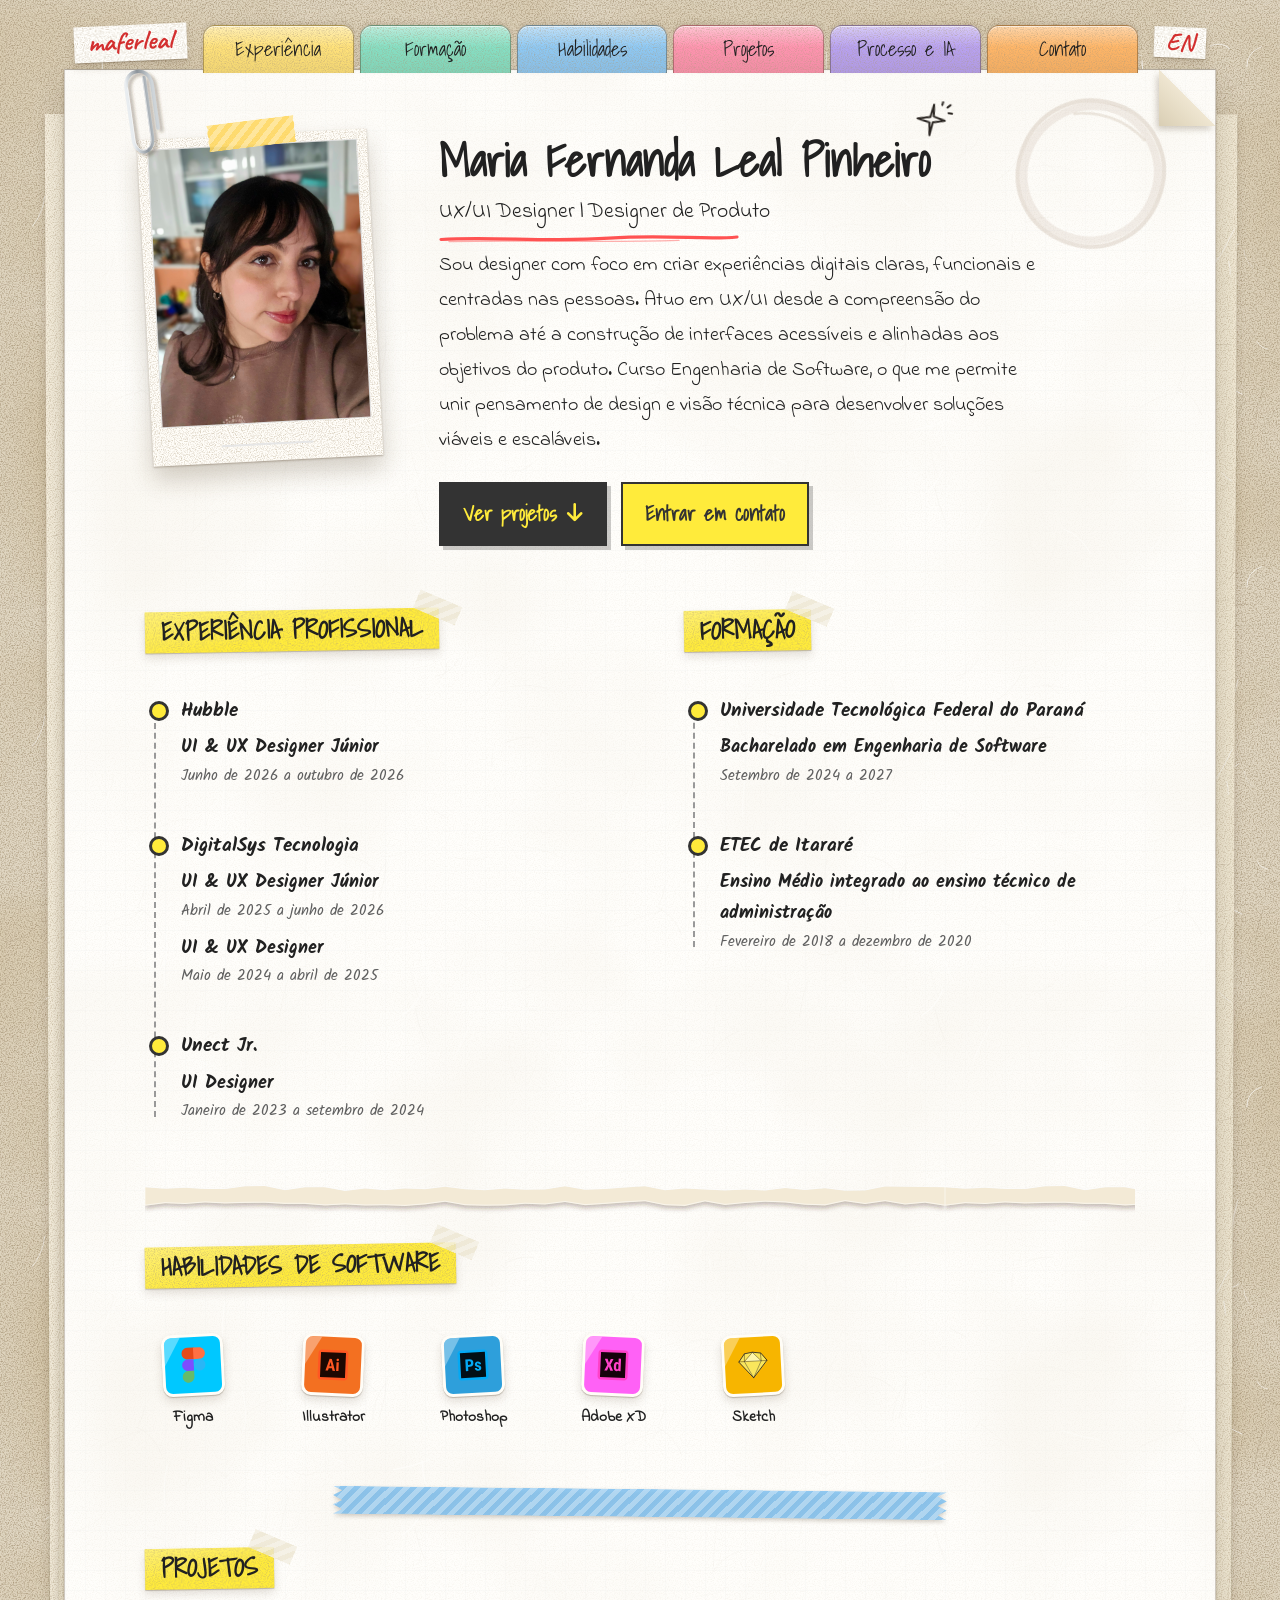
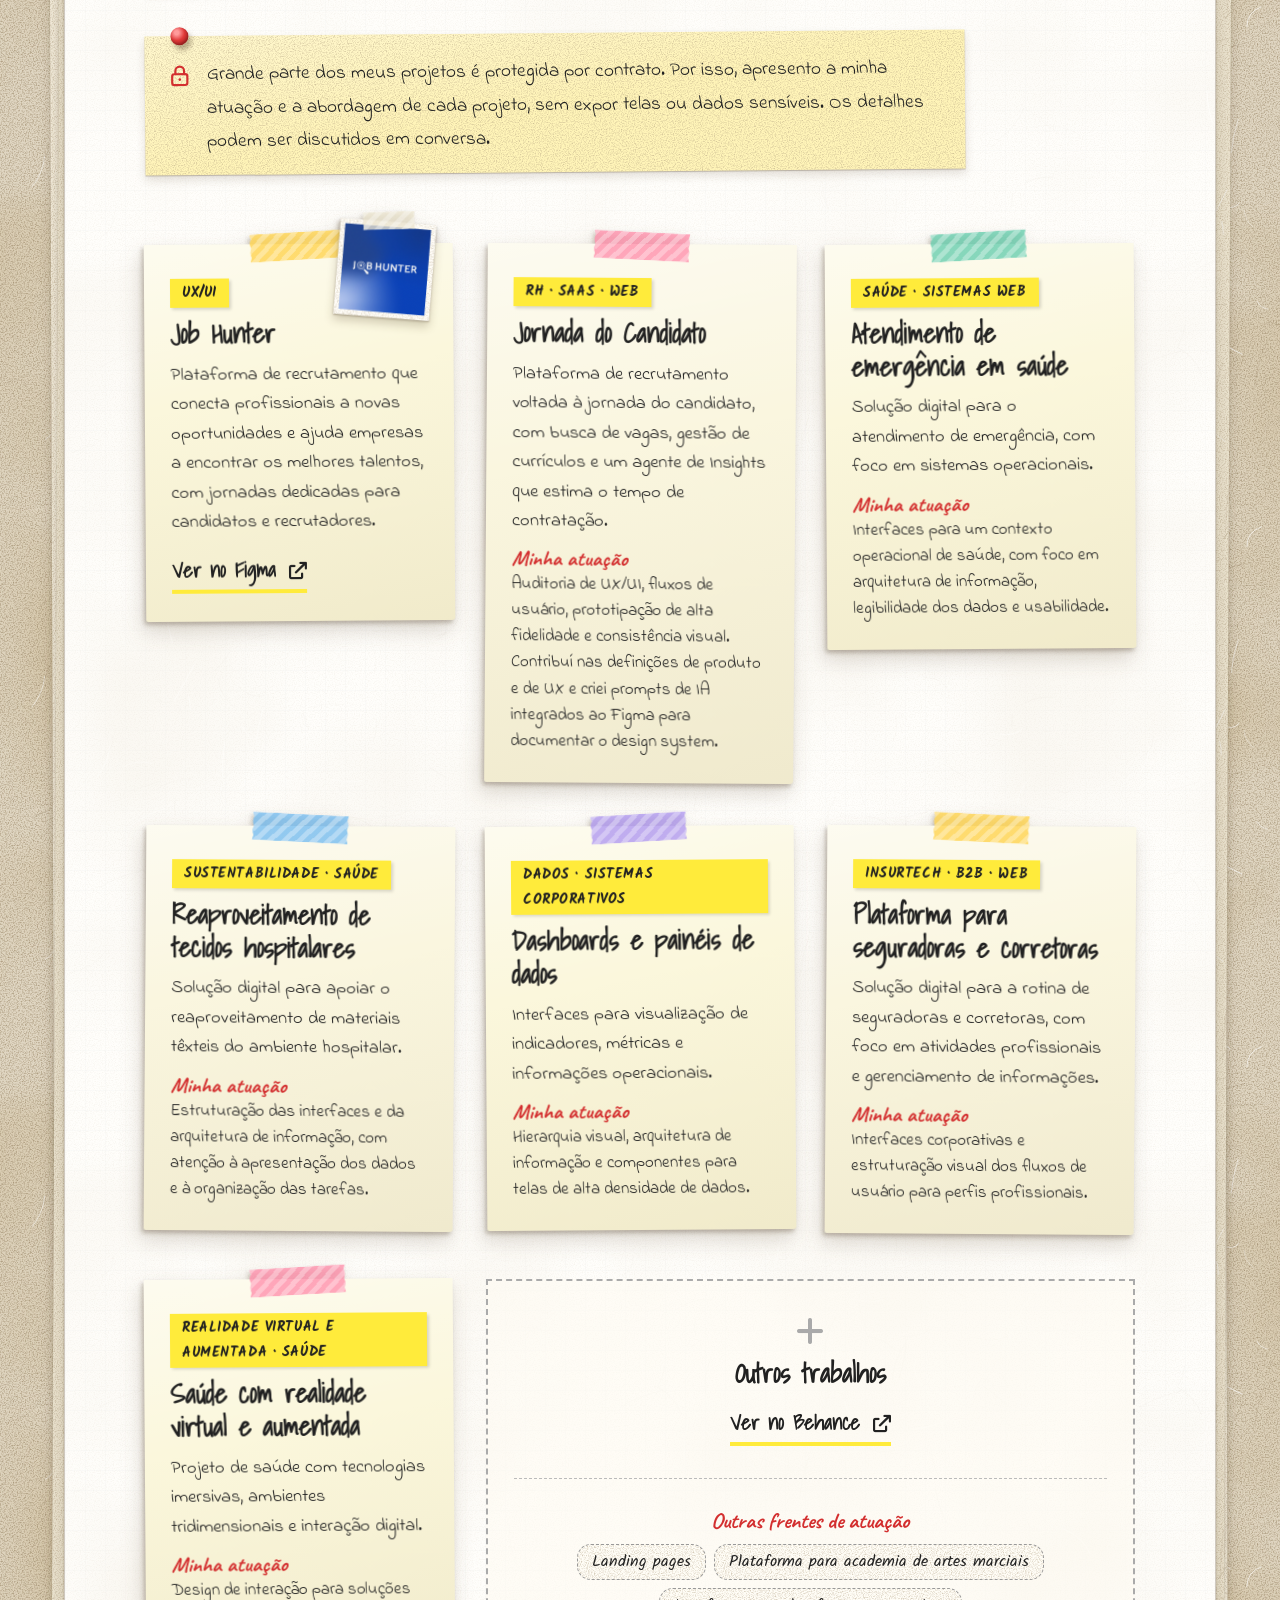
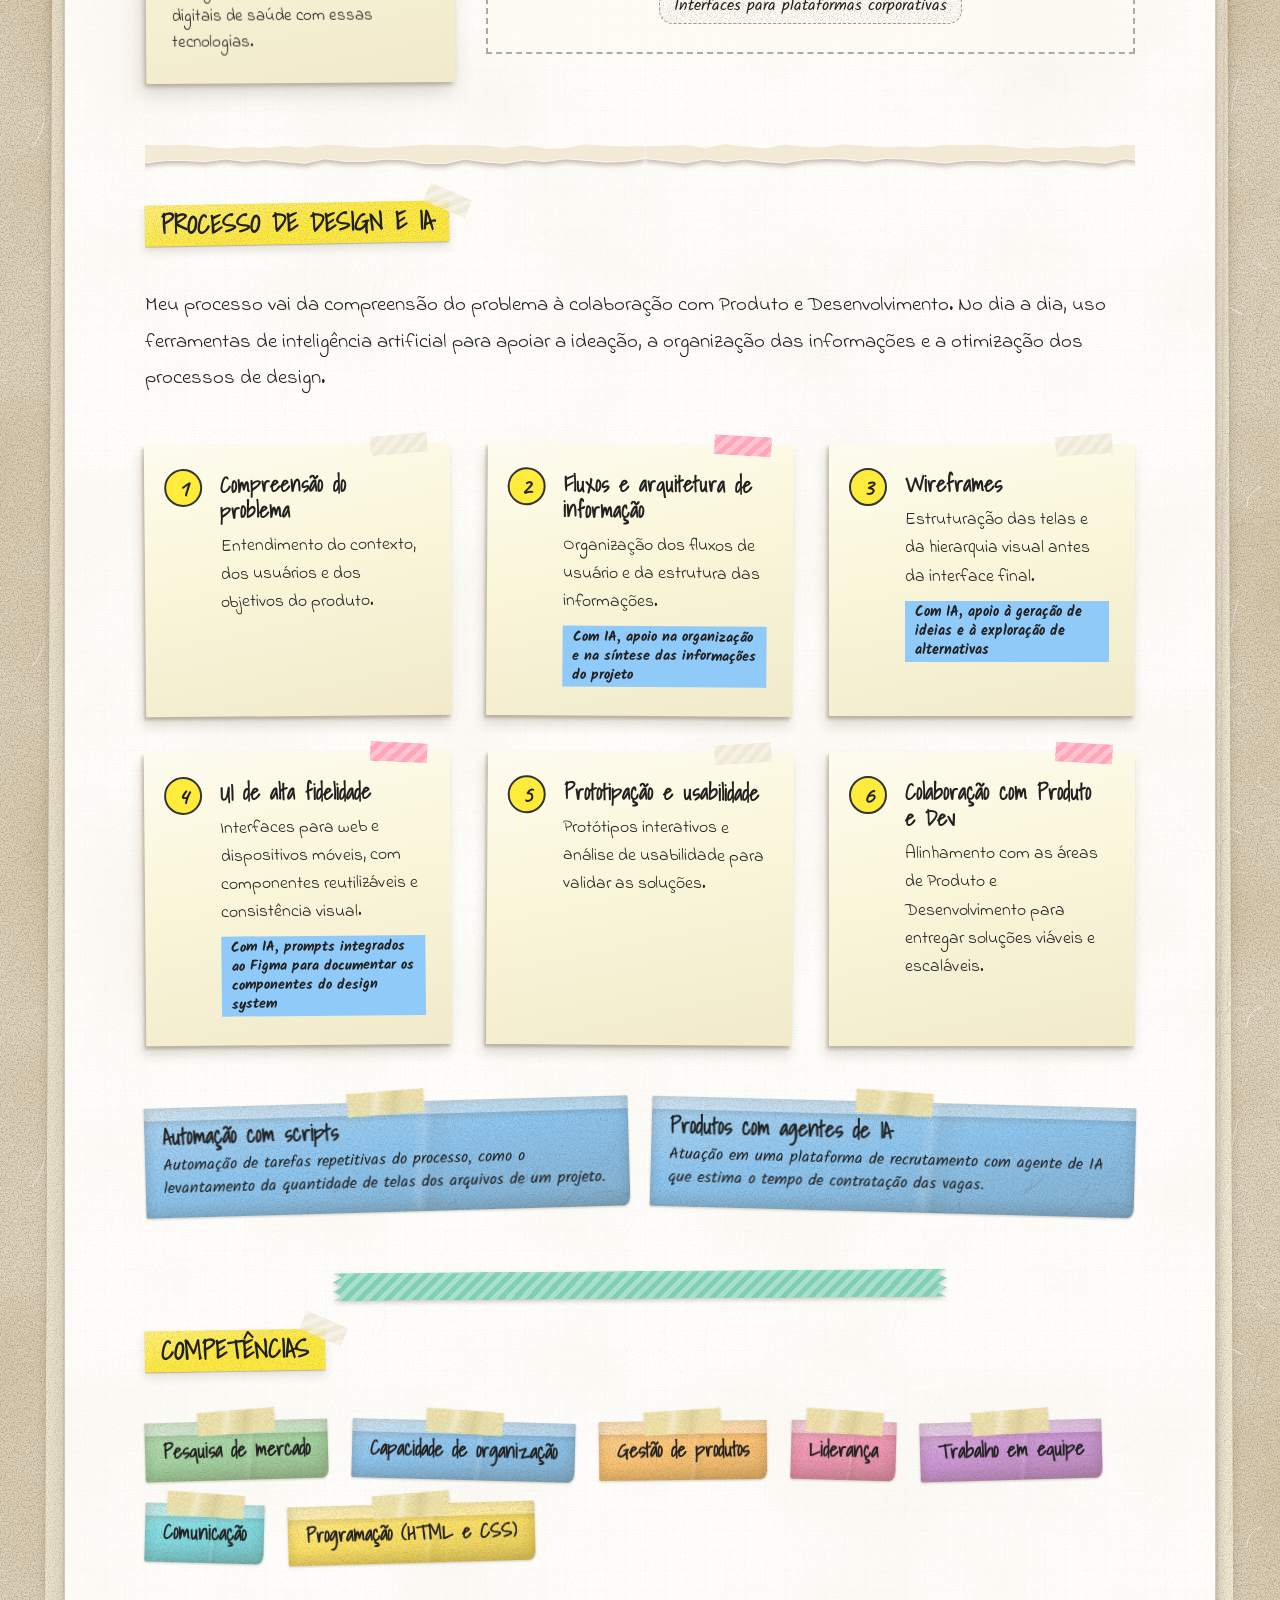
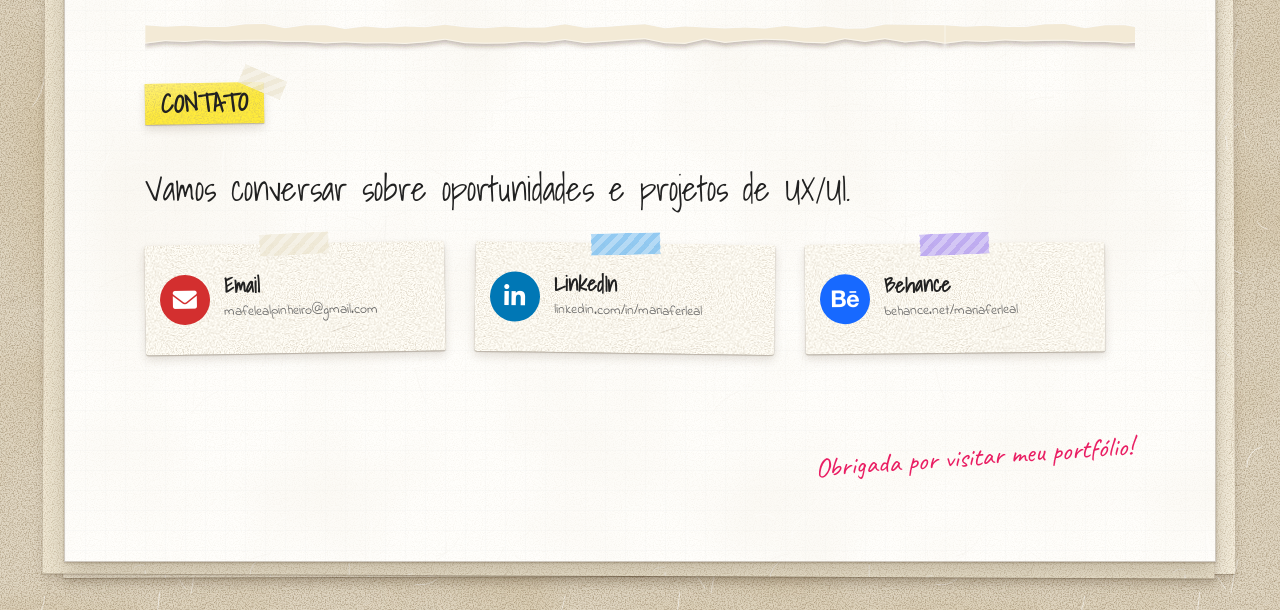
<file: index.html>
<!doctype html>
<html lang="pt-BR">
  <head>
    <meta charset="UTF-8" />
    <meta name="viewport" content="width=device-width, initial-scale=1.0" />
    <title>Maria Fernanda Leal Pinheiro - UX/UI Designer</title>
    <meta
      name="description"
      content="Portfólio de Maria Fernanda Leal Pinheiro, UX/UI Designer e Designer de Produto. Experiências digitais claras, funcionais e centradas nas pessoas."
    />
    <meta property="og:title" content="Maria Fernanda Leal Pinheiro - UX/UI Designer" />
    <meta
      property="og:description"
      content="Experiências digitais claras, funcionais e centradas nas pessoas."
    />
    <meta property="og:type" content="website" />
    <script>
      document.documentElement.classList.add("js");
    </script>
    <link rel="preconnect" href="https://fonts.googleapis.com" />
    <link rel="preconnect" href="https://fonts.gstatic.com" crossorigin />
    <link
      href="https://fonts.googleapis.com/css2?family=Caveat:wght@400;700&family=Indie+Flower&family=Kalam:wght@300;400;700&family=Shadows+Into+Light&display=swap"
      rel="stylesheet"
    />
    <link
      rel="stylesheet"
      href="https://cdnjs.cloudflare.com/ajax/libs/font-awesome/6.0.0/css/all.min.css"
    />
    <link rel="alternate" hreflang="en" href="en/" />
    <link rel="stylesheet" href="css/styles.css" />
  </head>
  <body>
    <a class="skip-link" href="#experiencia">Pular para o conteúdo</a>

    <div class="container">
      <!-- Menu fixo no topo -->
      <nav class="topbar" aria-label="Navegação principal">
        <a href="#inicio" class="topbar-brand">maferleal</a>
        <ul class="topbar-links">
          <li><a href="#experiencia">Experiência</a></li>
          <li><a href="#formacao">Formação</a></li>
          <li><a href="#habilidades">Habilidades</a></li>
          <li><a href="#projetos">Projetos</a></li>
          <li><a href="#processo">Processo e IA</a></li>
          <li><a href="#contato">Contato</a></li>
        </ul>
        <a class="lang-switch" href="en/" hreflang="en" lang="en" title="Read in English">EN</a>
      </nav>

      <div class="grid-paper">
        <div class="paper-clip" aria-hidden="true"></div>

        <!-- Apresentação -->
        <header class="hero" id="inicio">
          <div class="profile-photo pop-in">
            <img
              src="images/profile.jpg"
              alt="Foto de Maria Fernanda Leal Pinheiro"
            />
          </div>

          <div class="hero-text slide-in-right">
            <h1 class="name">Maria Fernanda Leal Pinheiro</h1>
            <p class="title">UX/UI Designer | Designer de Produto</p>

            <div class="about-text">
              <p>
                Sou designer com foco em criar experiências digitais claras,
                funcionais e centradas nas pessoas. Atuo em UX/UI desde a
                compreensão do problema até a construção de interfaces
                acessíveis e alinhadas aos objetivos do produto. Curso
                Engenharia de Software, o que me permite unir pensamento de
                design e visão técnica para desenvolver soluções viáveis e
                escaláveis.
              </p>
            </div>

            <div class="hero-actions">
              <a href="#projetos" class="btn btn-primary">
                Ver projetos <i class="fas fa-arrow-down" aria-hidden="true"></i>
              </a>
              <a href="#contato" class="btn btn-secondary">Entrar em contato</a>
            </div>
          </div>
        </header>

        <!-- Destaques rápidos -->
        <div class="two-col">
        <!-- Experiência -->
        <section class="section" id="experiencia">
          <h2 class="section-title">
            <span class="highlight">Experiência Profissional</span>
          </h2>

          <ol class="timeline">
            <li class="timeline-item">
              <div class="company">Hubble</div>
              <ul class="roles">
                <li>
                  <span class="position">UI &amp; UX Designer Júnior</span>
                  <span class="experience-date">Junho de 2026 a outubro de 2026</span>
                </li>
              </ul>
            </li>

            <li class="timeline-item">
              <div class="company">DigitalSys Tecnologia</div>
              <ul class="roles">
                <li>
                  <span class="position">UI &amp; UX Designer Júnior</span>
                  <span class="experience-date">Abril de 2025 a junho de 2026</span>
                </li>
                <li>
                  <span class="position">UI &amp; UX Designer</span>
                  <span class="experience-date">Maio de 2024 a abril de 2025</span>
                </li>
              </ul>
            </li>

            <li class="timeline-item">
              <div class="company">Unect Jr.</div>
              <ul class="roles">
                <li>
                  <span class="position">UI Designer</span>
                  <span class="experience-date">Janeiro de 2023 a setembro de 2024</span>
                </li>
              </ul>
            </li>
          </ol>
        </section>

        <!-- Formação -->
        <section class="section" id="formacao">
          <h2 class="section-title">
            <span class="highlight">Formação</span>
          </h2>

          <ol class="timeline">
            <li class="timeline-item">
              <div class="company">Universidade Tecnológica Federal do Paraná</div>
              <ul class="roles">
                <li>
                  <span class="position">Bacharelado em Engenharia de Software</span>
                  <span class="experience-date">Setembro de 2024 a 2027</span>
                </li>
              </ul>
            </li>
            <li class="timeline-item">
              <div class="company">ETEC de Itararé</div>
              <ul class="roles">
                <li>
                  <span class="position">
                    Ensino Médio integrado ao ensino técnico de administração
                  </span>
                  <span class="experience-date">Fevereiro de 2018 a dezembro de 2020</span>
                </li>
              </ul>
            </li>
          </ol>
        </section>
        </div>

        <div class="paper-divider" aria-hidden="true"></div>

        <!-- Habilidades -->
        <section class="section" id="habilidades">
          <h2 class="section-title">
            <span class="highlight">Habilidades de software</span>
          </h2>

          <ul class="software-skills">
            <li class="skill-item">
              <div class="skill-icon" style="background-color: #00c8ff">
                <img src="images/icons/figma.svg" alt="" />
              </div>
              <p class="skill-name">Figma</p>
            </li>
            <li class="skill-item">
              <div class="skill-icon" style="background-color: #f37021">
                <img src="images/icons/illustrator.svg" alt="" />
              </div>
              <p class="skill-name">Illustrator</p>
            </li>
            <li class="skill-item">
              <div class="skill-icon" style="background-color: #2e9fdb">
                <img src="images/icons/photoshop.svg" alt="" />
              </div>
              <p class="skill-name">Photoshop</p>
            </li>
            <li class="skill-item">
              <div class="skill-icon" style="background-color: #ff61f6">
                <img src="images/icons/adobexd.svg" alt="" />
              </div>
              <p class="skill-name">Adobe XD</p>
            </li>
            <li class="skill-item">
              <div class="skill-icon" style="background-color: #f7b500">
                <img src="images/icons/sketch.svg" alt="" />
              </div>
              <p class="skill-name">Sketch</p>
            </li>
          </ul>
        </section>

        <div class="paper-divider is-tape is-sky" aria-hidden="true"></div>

        <!-- Projetos -->
        <!-- Os títulos abaixo são descritivos e não revelam nomes de clientes ou produtos -->
        <section class="section" id="projetos">
          <h2 class="section-title">
            <span class="highlight">Projetos</span>
          </h2>

          <p class="nda-note">
            <svg class="nda-lock" viewBox="0 0 24 24" width="26" height="26" fill="none" stroke="currentColor" stroke-width="2" stroke-linecap="round" stroke-linejoin="round" aria-hidden="true">
              <rect x="5" y="11" width="14" height="10" rx="2" />
              <path d="M8 11V8a4 4 0 0 1 8 0v3" />
              <circle cx="12" cy="16" r="1.2" fill="currentColor" stroke="none" />
            </svg>
            <span>
              Grande parte dos meus projetos é protegida por contrato. Por isso,
              apresento a minha atuação e a abordagem de cada projeto, sem expor
              telas ou dados sensíveis. Os detalhes podem ser discutidos em
              conversa.
            </span>
          </p>

          <div class="cases">
            <article class="case-card">
              <div class="case-logo">
                <img src="images/job-hunter-logo.png" alt="Logo do Job Hunter" width="200" height="200" loading="lazy" />
              </div>
              <span class="case-tag">UX/UI</span>
              <h3 class="case-title">Job Hunter</h3>
              <p class="case-summary">
                Plataforma de recrutamento que conecta profissionais a novas
                oportunidades e ajuda empresas a encontrar os melhores talentos,
                com jornadas dedicadas para candidatos e recrutadores.
              </p>
              <!-- Para completar, adicione aqui a sua atuação no Job Hunter -->
              <a
                class="case-link"
                href="https://www.figma.com/design/VjedWVbPC6RTenngf2oPAJ/Job-Hunter?node-id=201-17&t=JBZhq6k6SzUtnWm0-1"
                target="_blank"
                rel="noopener"
              >
                Ver no Figma <i class="fas fa-arrow-up-right-from-square" aria-hidden="true"></i>
              </a>
            </article>

            <article class="case-card">
              <span class="case-tag">RH &middot; SaaS &middot; Web</span>
              <h3 class="case-title">Jornada do Candidato</h3>
              <p class="case-summary">
                Plataforma de recrutamento voltada à jornada do candidato, com
                busca de vagas, gestão de currículos e um agente de Insights
                que estima o tempo de contratação.
              </p>
              <p class="case-role">
                <strong>Minha atuação</strong>
                Auditoria de UX/UI, fluxos de usuário, prototipação de alta
                fidelidade e consistência visual. Contribuí nas definições de
                produto e de UX e criei prompts de IA integrados ao Figma para
                documentar o design system.
              </p>
            </article>

            <article class="case-card">
              <span class="case-tag">Saúde &middot; Sistemas web</span>
              <h3 class="case-title">Atendimento de emergência em saúde</h3>
              <p class="case-summary">
                Solução digital para o atendimento de emergência, com foco em
                sistemas operacionais.
              </p>
              <p class="case-role">
                <strong>Minha atuação</strong>
                Interfaces para um contexto operacional de saúde, com foco em
                arquitetura de informação, legibilidade dos dados e
                usabilidade.
              </p>
            </article>

            <article class="case-card">
              <span class="case-tag">Sustentabilidade &middot; Saúde</span>
              <h3 class="case-title">Reaproveitamento de tecidos hospitalares</h3>
              <p class="case-summary">
                Solução digital para apoiar o reaproveitamento de materiais
                têxteis do ambiente hospitalar.
              </p>
              <p class="case-role">
                <strong>Minha atuação</strong>
                Estruturação das interfaces e da arquitetura de informação, com
                atenção à apresentação dos dados e à organização das tarefas.
              </p>
            </article>

            <article class="case-card">
              <span class="case-tag">Dados &middot; Sistemas corporativos</span>
              <h3 class="case-title">Dashboards e painéis de dados</h3>
              <p class="case-summary">
                Interfaces para visualização de indicadores, métricas e
                informações operacionais.
              </p>
              <p class="case-role">
                <strong>Minha atuação</strong>
                Hierarquia visual, arquitetura de informação e componentes para
                telas de alta densidade de dados.
              </p>
            </article>

            <article class="case-card">
              <span class="case-tag">Insurtech &middot; B2B &middot; Web</span>
              <h3 class="case-title">Plataforma para seguradoras e corretoras</h3>
              <p class="case-summary">
                Solução digital para a rotina de seguradoras e corretoras, com
                foco em atividades profissionais e gerenciamento de
                informações.
              </p>
              <p class="case-role">
                <strong>Minha atuação</strong>
                Interfaces corporativas e estruturação visual dos fluxos de
                usuário para perfis profissionais.
              </p>
            </article>

            <article class="case-card">
              <span class="case-tag">Realidade virtual e aumentada &middot; Saúde</span>
              <h3 class="case-title">Saúde com realidade virtual e aumentada</h3>
              <p class="case-summary">
                Projeto de saúde com tecnologias imersivas, ambientes
                tridimensionais e interação digital.
              </p>
              <p class="case-role">
                <strong>Minha atuação</strong>
                Design de interação para soluções digitais de saúde com essas
                tecnologias.
              </p>
            </article>

            <article class="case-card case-card-empty">
              <i class="fas fa-plus" aria-hidden="true"></i>
              <h3 class="case-title">Outros trabalhos</h3>
              <a
                class="case-link"
                href="https://behance.net/mariaferleal"
                target="_blank"
                rel="noopener"
              >
                Ver no Behance <i class="fas fa-arrow-up-right-from-square" aria-hidden="true"></i>
              </a>
              <div class="also">
                <p class="case-label">Outras frentes de atuação</p>
                <ul class="chips" aria-label="Outras frentes de atuação">
                  <li>Landing pages</li>
                  <li>Plataforma para academia de artes marciais</li>
                  <li>Interfaces para plataformas corporativas</li>
                </ul>
              </div>
            </article>
          </div>
        </section>

        <div class="paper-divider is-b" aria-hidden="true"></div>

        <!-- Processo de design e IA -->
        <section class="section" id="processo">
          <h2 class="section-title">
            <span class="highlight">Processo de design e IA</span>
          </h2>

          <p class="bridge-intro">
            Meu processo vai da compreensão do problema à colaboração com
            Produto e Desenvolvimento. No dia a dia, uso ferramentas de
            inteligência artificial para apoiar a ideação, a organização das
            informações e a otimização dos processos de design.
          </p>

          <ol class="steps">
            <li class="step">
              <span class="step-num">1</span>
              <h3>Compreensão do problema</h3>
              <p>Entendimento do contexto, dos usuários e dos objetivos do produto.</p>
            </li>
            <li class="step">
              <span class="step-num">2</span>
              <h3>Fluxos e arquitetura de informação</h3>
              <p>Organização dos fluxos de usuário e da estrutura das informações.</p>
              <span class="step-ai">Com IA, apoio na organização e na síntese das informações do projeto</span>
            </li>
            <li class="step">
              <span class="step-num">3</span>
              <h3>Wireframes</h3>
              <p>Estruturação das telas e da hierarquia visual antes da interface final.</p>
              <span class="step-ai">Com IA, apoio à geração de ideias e à exploração de alternativas</span>
            </li>
            <li class="step">
              <span class="step-num">4</span>
              <h3>UI de alta fidelidade</h3>
              <p>Interfaces para web e dispositivos móveis, com componentes reutilizáveis e consistência visual.</p>
              <span class="step-ai">Com IA, prompts integrados ao Figma para documentar os componentes do design system</span>
            </li>
            <li class="step">
              <span class="step-num">5</span>
              <h3>Prototipação e usabilidade</h3>
              <p>Protótipos interativos e análise de usabilidade para validar as soluções.</p>
            </li>
            <li class="step">
              <span class="step-num">6</span>
              <h3>Colaboração com Produto e Dev</h3>
              <p>Alinhamento com as áreas de Produto e Desenvolvimento para entregar soluções viáveis e escaláveis.</p>
            </li>
          </ol>

          <ul class="ia-extras">
            <li class="sticky-note blue">
              <strong>Automação com scripts</strong>
              <span>
                Automação de tarefas repetitivas do processo, como o
                levantamento da quantidade de telas dos arquivos de um projeto.
              </span>
            </li>
            <li class="sticky-note blue">
              <strong>Produtos com agentes de IA</strong>
              <span>
                Atuação em uma plataforma de recrutamento com agente de IA que
                estima o tempo de contratação das vagas.
              </span>
            </li>
          </ul>
        </section>

        <div class="paper-divider is-tape is-mint" aria-hidden="true"></div>

        <!-- Competências -->
        <section class="section" id="competencias">
          <h2 class="section-title">
            <span class="highlight">Competências</span>
          </h2>

          <ul class="expertise-area">
            <li class="sticky-note green">Pesquisa de mercado</li>
            <li class="sticky-note blue">Capacidade de organização</li>
            <li class="sticky-note orange">Gestão de produtos</li>
            <li class="sticky-note pink">Liderança</li>
            <li class="sticky-note purple">Trabalho em equipe</li>
            <li class="sticky-note cyan">Comunicação</li>
            <li class="sticky-note">Programação (HTML e CSS)</li>
          </ul>
        </section>

        <div class="paper-divider" aria-hidden="true"></div>

        <!-- Contato -->
        <section class="section contact-section" id="contato">
          <h2 class="section-title">
            <span class="highlight">Contato</span>
          </h2>

          <p class="contact-lead">
            Vamos conversar sobre oportunidades e projetos de UX/UI.
          </p>

          <div class="contact-container">
            <a
              href="mailto:mafelealpinheiro@gmail.com"
              class="contact-card email-card"
            >
              <div class="contact-icon">
                <i class="fas fa-envelope" aria-hidden="true"></i>
              </div>
              <div class="contact-info">
                <h3>Email</h3>
                <p>mafelealpinheiro@gmail.com</p>
              </div>
              <div class="contact-hover"><span>Enviar email</span></div>
            </a>

            <a
              href="https://linkedin.com/in/mariaferleal"
              target="_blank"
              rel="noopener"
              class="contact-card linkedin-card"
            >
              <div class="contact-icon">
                <i class="fab fa-linkedin-in" aria-hidden="true"></i>
              </div>
              <div class="contact-info">
                <h3>LinkedIn</h3>
                <p>linkedin.com/in/mariaferleal</p>
              </div>
              <div class="contact-hover"><span>Ver perfil</span></div>
            </a>

            <a
              href="https://behance.net/mariaferleal"
              target="_blank"
              rel="noopener"
              class="contact-card behance-card"
            >
              <div class="contact-icon">
                <i class="fab fa-behance" aria-hidden="true"></i>
              </div>
              <div class="contact-info">
                <h3>Behance</h3>
                <p>behance.net/mariaferleal</p>
              </div>
              <div class="contact-hover"><span>Ver portfólio</span></div>
            </a>
          </div>
        </section>

        <p class="handwritten">Obrigada por visitar meu portfólio!</p>
      </div>
    </div>

    <script src="js/animations.js"></script>
    <script
      data-goatcounter="https://mariaferleal.goatcounter.com/count"
      async
      src="//gc.zgo.at/count.js"
    ></script>
  </body>
</html>
</file>
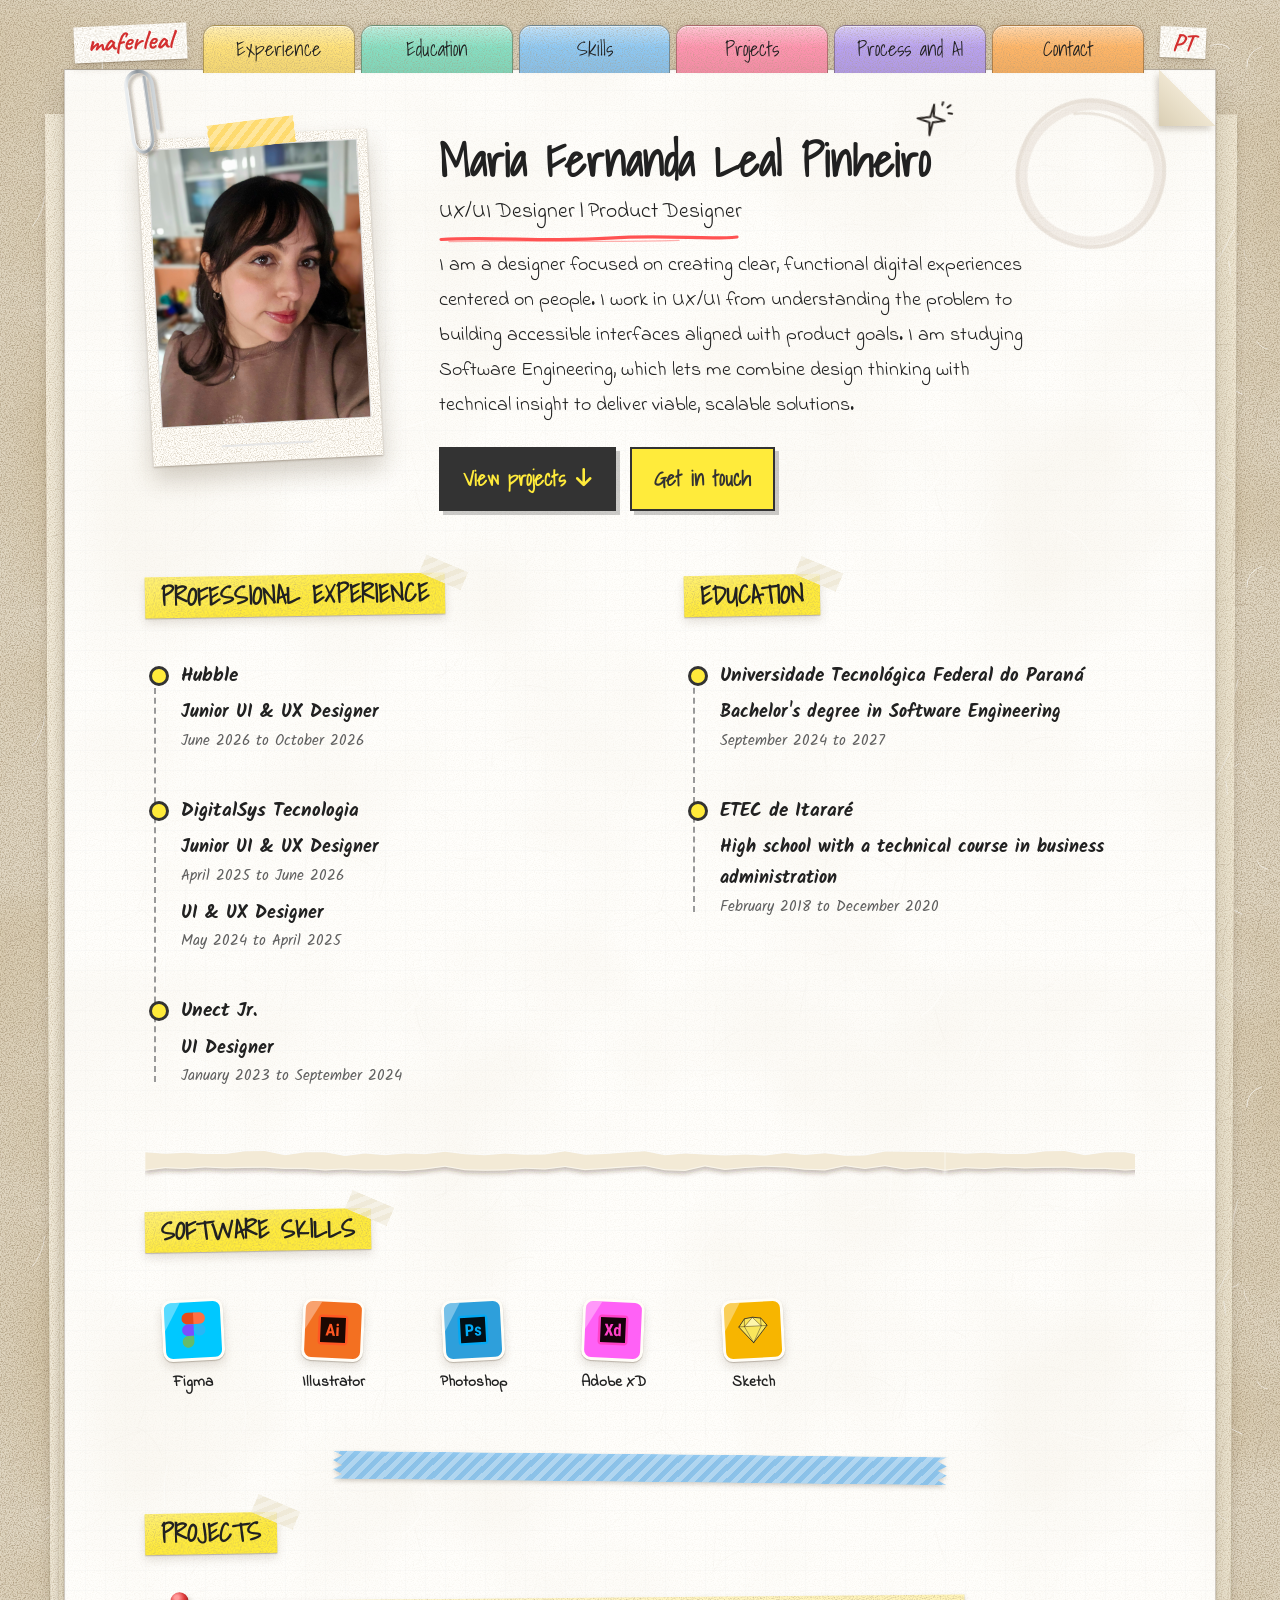
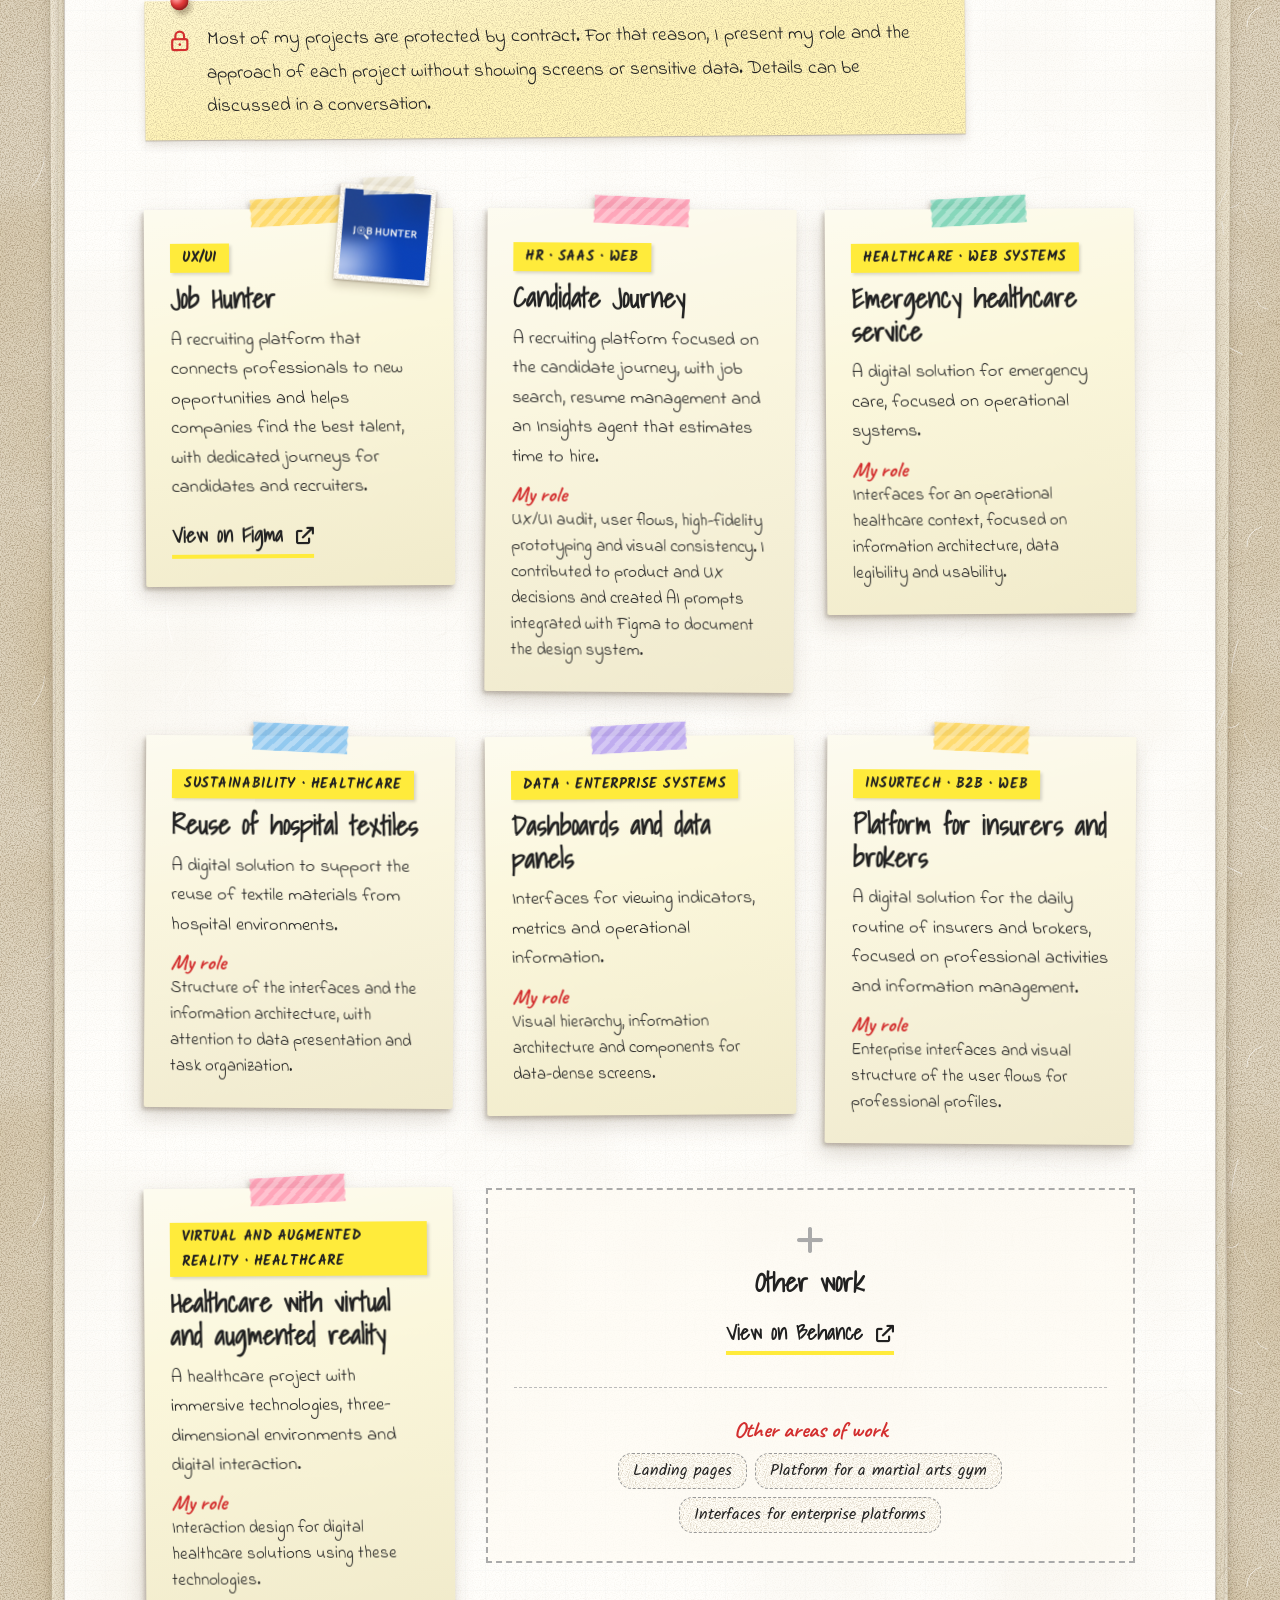
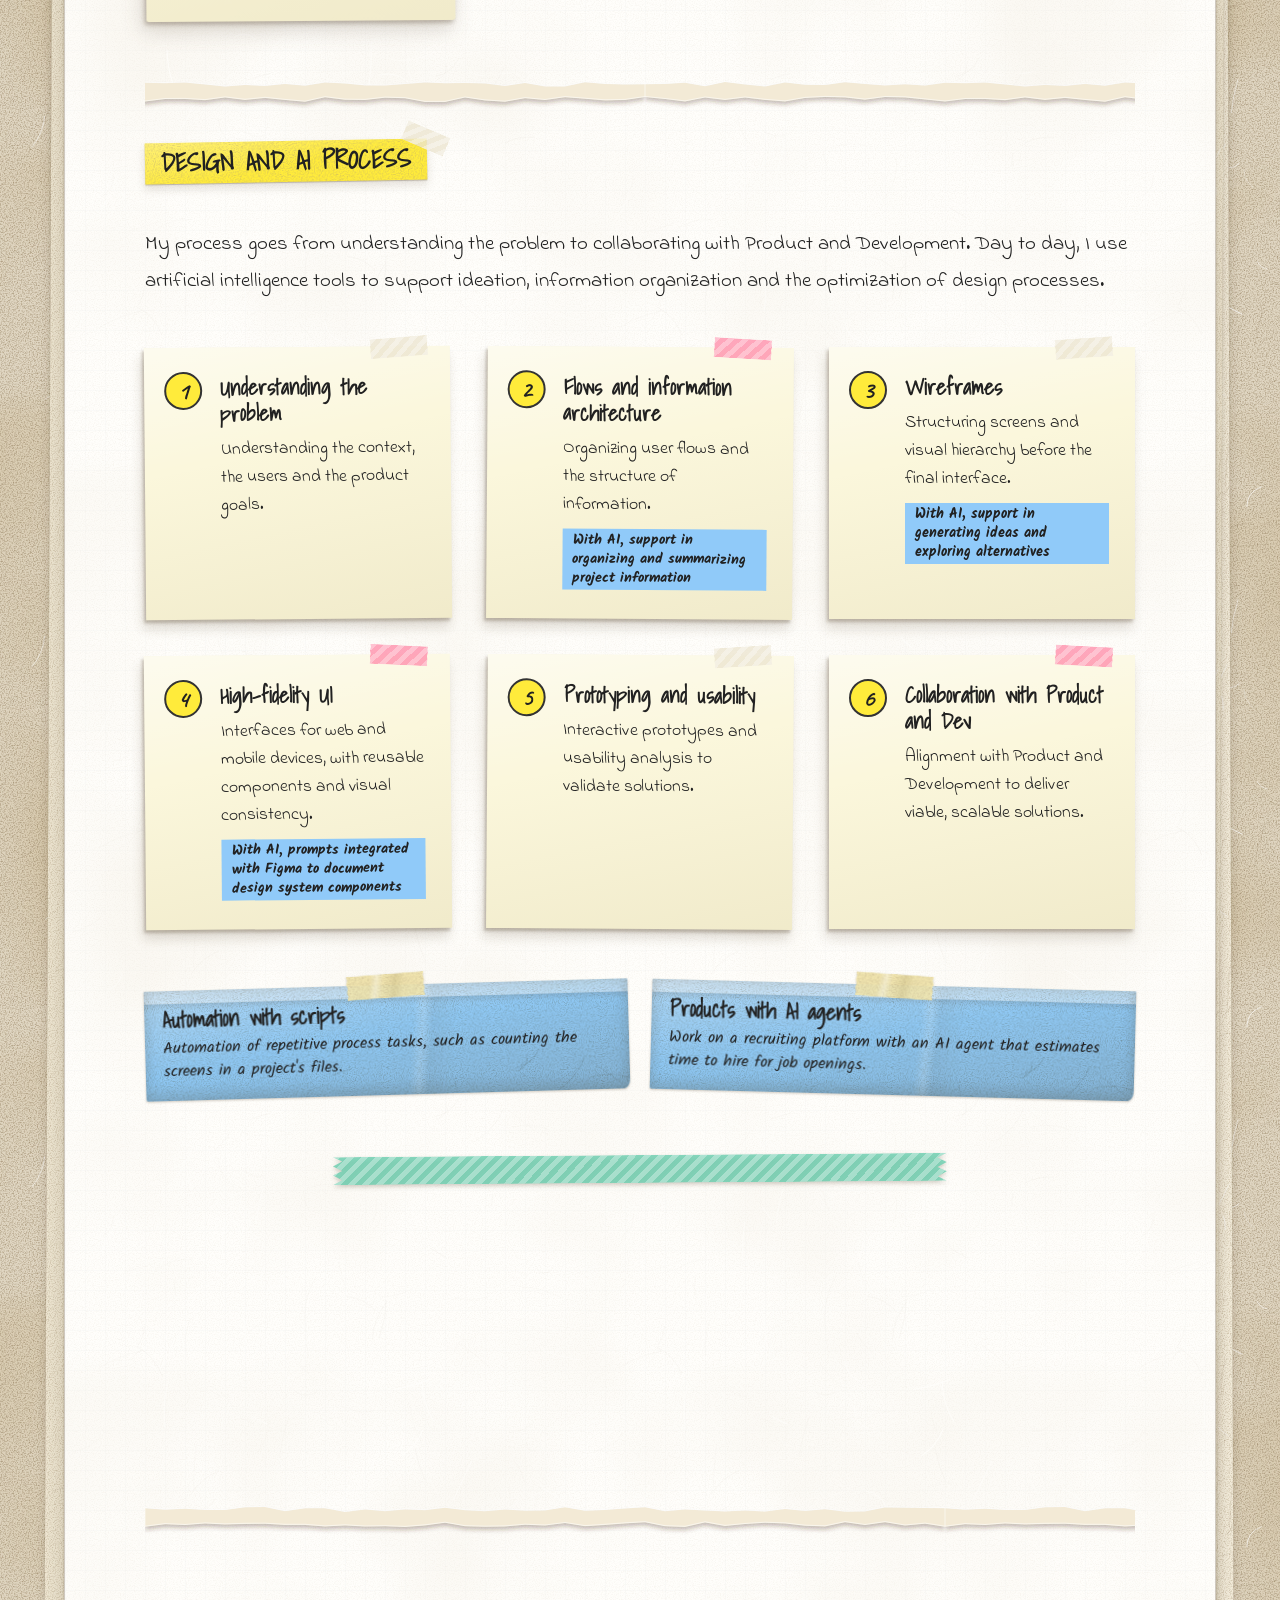
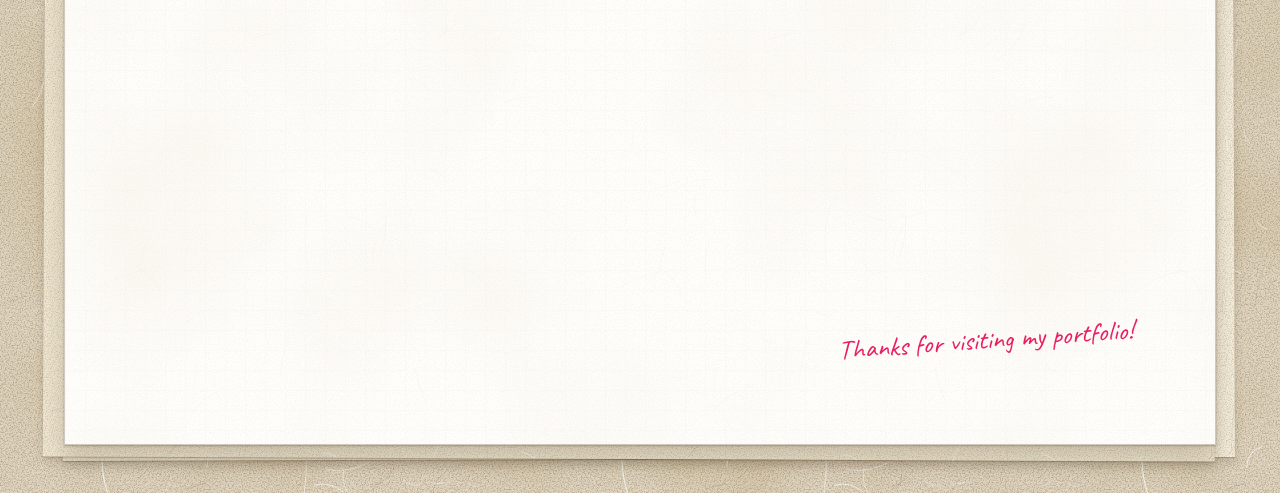
<file: en/index.html>
<!doctype html>
<html lang="en">
  <head>
    <meta charset="UTF-8" />
    <meta name="viewport" content="width=device-width, initial-scale=1.0" />
    <title>Maria Fernanda Leal Pinheiro - UX/UI Designer</title>
    <meta
      name="description"
      content="Portfolio of Maria Fernanda Leal Pinheiro, UX/UI Designer and Product Designer. Clear, functional digital experiences centered on people."
    />
    <meta property="og:title" content="Maria Fernanda Leal Pinheiro - UX/UI Designer" />
    <meta
      property="og:description"
      content="Clear, functional digital experiences centered on people."
    />
    <meta property="og:type" content="website" />
    <script>
      document.documentElement.classList.add("js");
    </script>
    <link rel="preconnect" href="https://fonts.googleapis.com" />
    <link rel="preconnect" href="https://fonts.gstatic.com" crossorigin />
    <link
      href="https://fonts.googleapis.com/css2?family=Caveat:wght@400;700&family=Indie+Flower&family=Kalam:wght@300;400;700&family=Shadows+Into+Light&display=swap"
      rel="stylesheet"
    />
    <link
      rel="stylesheet"
      href="https://cdnjs.cloudflare.com/ajax/libs/font-awesome/6.0.0/css/all.min.css"
    />
    <link rel="alternate" hreflang="pt-BR" href="../" />
    <link rel="stylesheet" href="../css/styles.css" />
  </head>
  <body>
    <a class="skip-link" href="#experiencia">Skip to content</a>

    <div class="container">
      <nav class="topbar" aria-label="Main navigation">
        <a href="#inicio" class="topbar-brand">maferleal</a>
        <ul class="topbar-links">
          <li><a href="#experiencia">Experience</a></li>
          <li><a href="#formacao">Education</a></li>
          <li><a href="#habilidades">Skills</a></li>
          <li><a href="#projetos">Projects</a></li>
          <li><a href="#processo">Process and AI</a></li>
          <li><a href="#contato">Contact</a></li>
        </ul>
        <a class="lang-switch" href="../" hreflang="pt-BR" lang="pt-BR" title="Ler em português">PT</a>
      </nav>

      <div class="grid-paper">
        <div class="paper-clip" aria-hidden="true"></div>

        <header class="hero" id="inicio">
          <div class="profile-photo pop-in">
            <img
              src="../images/profile.jpg"
              alt="Photo of Maria Fernanda Leal Pinheiro"
            />
          </div>

          <div class="hero-text slide-in-right">
            <h1 class="name">Maria Fernanda Leal Pinheiro</h1>
            <p class="title">UX/UI Designer | Product Designer</p>

            <div class="about-text">
              <p>
                I am a designer focused on creating clear, functional digital experiences centered on people. I work in UX/UI from understanding the problem to building accessible interfaces aligned with product goals. I am studying Software Engineering, which lets me combine design thinking with technical insight to deliver viable, scalable solutions.
              </p>
            </div>

            <div class="hero-actions">
              <a href="#projetos" class="btn btn-primary">
                View projects <i class="fas fa-arrow-down" aria-hidden="true"></i>
              </a>
              <a href="#contato" class="btn btn-secondary">Get in touch</a>
            </div>
          </div>
        </header>

        <div class="two-col">
        <section class="section" id="experiencia">
          <h2 class="section-title">
            <span class="highlight">Professional Experience</span>
          </h2>

          <ol class="timeline">
            <li class="timeline-item">
              <div class="company">Hubble</div>
              <ul class="roles">
                <li>
                  <span class="position">Junior UI &amp; UX Designer</span>
                  <span class="experience-date">June 2026 to October 2026</span>
                </li>
              </ul>
            </li>

            <li class="timeline-item">
              <div class="company">DigitalSys Tecnologia</div>
              <ul class="roles">
                <li>
                  <span class="position">Junior UI &amp; UX Designer</span>
                  <span class="experience-date">April 2025 to June 2026</span>
                </li>
                <li>
                  <span class="position">UI &amp; UX Designer</span>
                  <span class="experience-date">May 2024 to April 2025</span>
                </li>
              </ul>
            </li>

            <li class="timeline-item">
              <div class="company">Unect Jr.</div>
              <ul class="roles">
                <li>
                  <span class="position">UI Designer</span>
                  <span class="experience-date">January 2023 to September 2024</span>
                </li>
              </ul>
            </li>
          </ol>
        </section>

        <section class="section" id="formacao">
          <h2 class="section-title">
            <span class="highlight">Education</span>
          </h2>

          <ol class="timeline">
            <li class="timeline-item">
              <div class="company">Universidade Tecnológica Federal do Paraná</div>
              <ul class="roles">
                <li>
                  <span class="position">Bachelor's degree in Software Engineering</span>
                  <span class="experience-date">September 2024 to 2027</span>
                </li>
              </ul>
            </li>
            <li class="timeline-item">
              <div class="company">ETEC de Itararé</div>
              <ul class="roles">
                <li>
                  <span class="position">
                    High school with a technical course in business administration
                  </span>
                  <span class="experience-date">February 2018 to December 2020</span>
                </li>
              </ul>
            </li>
          </ol>
        </section>
        </div>

        <div class="paper-divider" aria-hidden="true"></div>

        <section class="section" id="habilidades">
          <h2 class="section-title">
            <span class="highlight">Software skills</span>
          </h2>

          <ul class="software-skills">
            <li class="skill-item">
              <div class="skill-icon" style="background-color: #00c8ff">
                <img src="../images/icons/figma.svg" alt="" />
              </div>
              <p class="skill-name">Figma</p>
            </li>
            <li class="skill-item">
              <div class="skill-icon" style="background-color: #f37021">
                <img src="../images/icons/illustrator.svg" alt="" />
              </div>
              <p class="skill-name">Illustrator</p>
            </li>
            <li class="skill-item">
              <div class="skill-icon" style="background-color: #2e9fdb">
                <img src="../images/icons/photoshop.svg" alt="" />
              </div>
              <p class="skill-name">Photoshop</p>
            </li>
            <li class="skill-item">
              <div class="skill-icon" style="background-color: #ff61f6">
                <img src="../images/icons/adobexd.svg" alt="" />
              </div>
              <p class="skill-name">Adobe XD</p>
            </li>
            <li class="skill-item">
              <div class="skill-icon" style="background-color: #f7b500">
                <img src="../images/icons/sketch.svg" alt="" />
              </div>
              <p class="skill-name">Sketch</p>
            </li>
          </ul>
        </section>

        <div class="paper-divider is-tape is-sky" aria-hidden="true"></div>

        <section class="section" id="projetos">
          <h2 class="section-title">
            <span class="highlight">Projects</span>
          </h2>

          <p class="nda-note">
            <svg class="nda-lock" viewBox="0 0 24 24" width="26" height="26" fill="none" stroke="currentColor" stroke-width="2" stroke-linecap="round" stroke-linejoin="round" aria-hidden="true">
              <rect x="5" y="11" width="14" height="10" rx="2" />
              <path d="M8 11V8a4 4 0 0 1 8 0v3" />
              <circle cx="12" cy="16" r="1.2" fill="currentColor" stroke="none" />
            </svg>
            <span>
              Most of my projects are protected by contract. For that reason, I present my role and the approach of each project without showing screens or sensitive data. Details can be discussed in a conversation.
            </span>
          </p>

          <div class="cases">
            <article class="case-card">
              <div class="case-logo">
                <img src="../images/job-hunter-logo.png" alt="Job Hunter logo" width="200" height="200" loading="lazy" />
              </div>
              <span class="case-tag">UX/UI</span>
              <h3 class="case-title">Job Hunter</h3>
              <p class="case-summary">
                A recruiting platform that connects professionals to new opportunities and helps companies find the best talent, with dedicated journeys for candidates and recruiters.
              </p>
              <a
                class="case-link"
                href="https://www.figma.com/design/VjedWVbPC6RTenngf2oPAJ/Job-Hunter?node-id=201-17&t=JBZhq6k6SzUtnWm0-1"
                target="_blank"
                rel="noopener"
              >
                View on Figma <i class="fas fa-arrow-up-right-from-square" aria-hidden="true"></i>
              </a>
            </article>

            <article class="case-card">
              <span class="case-tag">HR &middot; SaaS &middot; Web</span>
              <h3 class="case-title">Candidate Journey</h3>
              <p class="case-summary">
                A recruiting platform focused on the candidate journey, with job search, resume management and an Insights agent that estimates time to hire.
              </p>
              <p class="case-role">
                <strong>My role</strong>
                UX/UI audit, user flows, high-fidelity prototyping and visual consistency. I contributed to product and UX decisions and created AI prompts integrated with Figma to document the design system.
              </p>
            </article>

            <article class="case-card">
              <span class="case-tag">Healthcare &middot; Web systems</span>
              <h3 class="case-title">Emergency healthcare service</h3>
              <p class="case-summary">
                A digital solution for emergency care, focused on operational systems.
              </p>
              <p class="case-role">
                <strong>My role</strong>
                Interfaces for an operational healthcare context, focused on information architecture, data legibility and usability.
              </p>
            </article>

            <article class="case-card">
              <span class="case-tag">Sustainability &middot; Healthcare</span>
              <h3 class="case-title">Reuse of hospital textiles</h3>
              <p class="case-summary">
                A digital solution to support the reuse of textile materials from hospital environments.
              </p>
              <p class="case-role">
                <strong>My role</strong>
                Structure of the interfaces and the information architecture, with attention to data presentation and task organization.
              </p>
            </article>

            <article class="case-card">
              <span class="case-tag">Data &middot; Enterprise systems</span>
              <h3 class="case-title">Dashboards and data panels</h3>
              <p class="case-summary">
                Interfaces for viewing indicators, metrics and operational information.
              </p>
              <p class="case-role">
                <strong>My role</strong>
                Visual hierarchy, information architecture and components for data-dense screens.
              </p>
            </article>

            <article class="case-card">
              <span class="case-tag">Insurtech &middot; B2B &middot; Web</span>
              <h3 class="case-title">Platform for insurers and brokers</h3>
              <p class="case-summary">
                A digital solution for the daily routine of insurers and brokers, focused on professional activities and information management.
              </p>
              <p class="case-role">
                <strong>My role</strong>
                Enterprise interfaces and visual structure of the user flows for professional profiles.
              </p>
            </article>

            <article class="case-card">
              <span class="case-tag">Virtual and augmented reality &middot; Healthcare</span>
              <h3 class="case-title">Healthcare with virtual and augmented reality</h3>
              <p class="case-summary">
                A healthcare project with immersive technologies, three-dimensional environments and digital interaction.
              </p>
              <p class="case-role">
                <strong>My role</strong>
                Interaction design for digital healthcare solutions using these technologies.
              </p>
            </article>

            <article class="case-card case-card-empty">
              <i class="fas fa-plus" aria-hidden="true"></i>
              <h3 class="case-title">Other work</h3>
              <a
                class="case-link"
                href="https://behance.net/mariaferleal"
                target="_blank"
                rel="noopener"
              >
                View on Behance <i class="fas fa-arrow-up-right-from-square" aria-hidden="true"></i>
              </a>
              <div class="also">
                <p class="case-label">Other areas of work</p>
                <ul class="chips" aria-label="Other areas of work">
                  <li>Landing pages</li>
                  <li>Platform for a martial arts gym</li>
                  <li>Interfaces for enterprise platforms</li>
                </ul>
              </div>
            </article>
          </div>
        </section>

        <div class="paper-divider is-b" aria-hidden="true"></div>

        <section class="section" id="processo">
          <h2 class="section-title">
            <span class="highlight">Design and AI process</span>
          </h2>

          <p class="bridge-intro">
            My process goes from understanding the problem to collaborating with Product and Development. Day to day, I use artificial intelligence tools to support ideation, information organization and the optimization of design processes.
          </p>

          <ol class="steps">
            <li class="step">
              <span class="step-num">1</span>
              <h3>Understanding the problem</h3>
              <p>Understanding the context, the users and the product goals.</p>
            </li>
            <li class="step">
              <span class="step-num">2</span>
              <h3>Flows and information architecture</h3>
              <p>Organizing user flows and the structure of information.</p>
              <span class="step-ai">With AI, support in organizing and summarizing project information</span>
            </li>
            <li class="step">
              <span class="step-num">3</span>
              <h3>Wireframes</h3>
              <p>Structuring screens and visual hierarchy before the final interface.</p>
              <span class="step-ai">With AI, support in generating ideas and exploring alternatives</span>
            </li>
            <li class="step">
              <span class="step-num">4</span>
              <h3>High-fidelity UI</h3>
              <p>Interfaces for web and mobile devices, with reusable components and visual consistency.</p>
              <span class="step-ai">With AI, prompts integrated with Figma to document design system components</span>
            </li>
            <li class="step">
              <span class="step-num">5</span>
              <h3>Prototyping and usability</h3>
              <p>Interactive prototypes and usability analysis to validate solutions.</p>
            </li>
            <li class="step">
              <span class="step-num">6</span>
              <h3>Collaboration with Product and Dev</h3>
              <p>Alignment with Product and Development to deliver viable, scalable solutions.</p>
            </li>
          </ol>

          <ul class="ia-extras">
            <li class="sticky-note blue">
              <strong>Automation with scripts</strong>
              <span>
                Automation of repetitive process tasks, such as counting the screens in a project's files.
              </span>
            </li>
            <li class="sticky-note blue">
              <strong>Products with AI agents</strong>
              <span>
                Work on a recruiting platform with an AI agent that estimates time to hire for job openings.
              </span>
            </li>
          </ul>
        </section>

        <div class="paper-divider is-tape is-mint" aria-hidden="true"></div>

        <section class="section" id="competencias">
          <h2 class="section-title">
            <span class="highlight">Core skills</span>
          </h2>

          <ul class="expertise-area">
            <li class="sticky-note green">Market research</li>
            <li class="sticky-note blue">Organizational skills</li>
            <li class="sticky-note orange">Product management</li>
            <li class="sticky-note pink">Leadership</li>
            <li class="sticky-note purple">Teamwork</li>
            <li class="sticky-note cyan">Communication</li>
            <li class="sticky-note">Programming (HTML and CSS)</li>
          </ul>
        </section>

        <div class="paper-divider" aria-hidden="true"></div>

        <section class="section contact-section" id="contato">
          <h2 class="section-title">
            <span class="highlight">Contact</span>
          </h2>

          <p class="contact-lead">
            Let's talk about UX/UI opportunities and projects.
          </p>

          <div class="contact-container">
            <a
              href="mailto:mafelealpinheiro@gmail.com"
              class="contact-card email-card"
            >
              <div class="contact-icon">
                <i class="fas fa-envelope" aria-hidden="true"></i>
              </div>
              <div class="contact-info">
                <h3>Email</h3>
                <p>mafelealpinheiro@gmail.com</p>
              </div>
              <div class="contact-hover"><span>Send email</span></div>
            </a>

            <a
              href="https://linkedin.com/in/mariaferleal"
              target="_blank"
              rel="noopener"
              class="contact-card linkedin-card"
            >
              <div class="contact-icon">
                <i class="fab fa-linkedin-in" aria-hidden="true"></i>
              </div>
              <div class="contact-info">
                <h3>LinkedIn</h3>
                <p>linkedin.com/in/mariaferleal</p>
              </div>
              <div class="contact-hover"><span>View profile</span></div>
            </a>

            <a
              href="https://behance.net/mariaferleal"
              target="_blank"
              rel="noopener"
              class="contact-card behance-card"
            >
              <div class="contact-icon">
                <i class="fab fa-behance" aria-hidden="true"></i>
              </div>
              <div class="contact-info">
                <h3>Behance</h3>
                <p>behance.net/mariaferleal</p>
              </div>
              <div class="contact-hover"><span>View portfolio</span></div>
            </a>
          </div>
        </section>

        <p class="handwritten">Thanks for visiting my portfolio!</p>
      </div>
    </div>

    <script src="../js/animations.js"></script>
    <script
      data-goatcounter="https://mariaferleal.goatcounter.com/count"
      async
      src="//gc.zgo.at/count.js"
    ></script>
  </body>
</html>
</file>
<file: css/styles.css>
/* ==========================================================
   Portfólio Maria Fernanda Leal Pinheiro
   Estilo caderno quadriculado, com notas adesivas e fita
   ========================================================== */

:root {
  --primary-color: #ffeb3b; /* Amarelo */
  --secondary-color: #333333; /* Cinza escuro */
  --accent-color: #ff5252; /* Vermelho */
  --accent-dark: #d32f2f; /* Vermelho com mais contraste para texto */
  --text-color: #212121;
  --muted-color: #5f5f5f;
  --light-color: #f5f5f5;
  --grid-color: rgba(98, 126, 150, 0.14);

  /* Papel, mesa e sombras quentes */
  --paper: #fffefb;
  --paper-dark: #f6efde;
  --desk: #e0d6c2;
  --shadow-soft: 0 1px 1px rgba(70, 50, 25, 0.28), 0 5px 10px rgba(70, 50, 25, 0.14);
  --shadow-lift: 0 1px 2px rgba(70, 50, 25, 0.32), 0 14px 24px rgba(70, 50, 25, 0.22);
  --paper-fx: var(--tex-fibers), var(--tex-grain);

  /* Fitas adesivas (washi) */
  --tape-yellow: repeating-linear-gradient(135deg, rgba(255, 255, 255, 0.32) 0 5px, rgba(255, 255, 255, 0) 5px 10px), linear-gradient(rgba(255, 214, 90, 0.86), rgba(255, 214, 90, 0.86));
  --tape-pink: repeating-linear-gradient(135deg, rgba(255, 255, 255, 0.32) 0 5px, rgba(255, 255, 255, 0) 5px 10px), linear-gradient(rgba(255, 150, 176, 0.84), rgba(255, 150, 176, 0.84));
  --tape-mint: repeating-linear-gradient(135deg, rgba(255, 255, 255, 0.32) 0 5px, rgba(255, 255, 255, 0) 5px 10px), linear-gradient(rgba(112, 208, 178, 0.84), rgba(112, 208, 178, 0.84));
  --tape-sky: repeating-linear-gradient(135deg, rgba(255, 255, 255, 0.32) 0 5px, rgba(255, 255, 255, 0) 5px 10px), linear-gradient(rgba(126, 192, 240, 0.84), rgba(126, 192, 240, 0.84));
  --tape-lilac: repeating-linear-gradient(135deg, rgba(255, 255, 255, 0.32) 0 5px, rgba(255, 255, 255, 0) 5px 10px), linear-gradient(rgba(180, 158, 240, 0.84), rgba(180, 158, 240, 0.84));
  --tape-clear: repeating-linear-gradient(135deg, rgba(255, 255, 255, 0.35) 0 5px, rgba(255, 255, 255, 0) 5px 10px), linear-gradient(rgba(236, 229, 208, 0.78), rgba(236, 229, 208, 0.78));

  /* ----- Texturas de papel (SVG embutido, sem arquivos extras) ----- */
  --tex-grain: url("data:image/svg+xml,%3Csvg xmlns='http://www.w3.org/2000/svg' width='300' height='300'%3E%0A%3Cfilter id='n' x='0' y='0' width='100%25' height='100%25'%3E%0A%3CfeTurbulence type='fractalNoise' baseFrequency='0.85' numOctaves='2' stitchTiles='stitch'/%3E%0A%3CfeColorMatrix type='matrix' values='0 0 0 0 0.4  0 0 0 0 0.31  0 0 0 0 0.19  1.15 0 0 0 -0.5'/%3E%0A%3C/filter%3E%3Crect width='100%25' height='100%25' filter='url(%23n)'/%3E%3C/svg%3E");
  --tex-grain-strong: url("data:image/svg+xml,%3Csvg xmlns='http://www.w3.org/2000/svg' width='300' height='300'%3E%0A%3Cfilter id='n' x='0' y='0' width='100%25' height='100%25'%3E%0A%3CfeTurbulence type='fractalNoise' baseFrequency='0.75' numOctaves='2' stitchTiles='stitch'/%3E%0A%3CfeColorMatrix type='matrix' values='0 0 0 0 0.3  0 0 0 0 0.22  0 0 0 0 0.12  1.5 0 0 0 -0.62'/%3E%0A%3C/filter%3E%3Crect width='100%25' height='100%25' filter='url(%23n)'/%3E%3C/svg%3E");
  --tex-fibers: url("data:image/svg+xml,%3Csvg xmlns='http://www.w3.org/2000/svg' width='520' height='520'%3E%3Cpath d='M239.0 286.3 Q241.1 307.0 243.5 327.6' stroke='%236b5434' stroke-opacity='0.12' stroke-width='0.70' fill='none' stroke-linecap='round'/%3E%3Cpath d='M317.1 388.9 Q327.5 390.8 325.8 401.1' stroke='%23ffffff' stroke-opacity='0.69' stroke-width='0.62' fill='none' stroke-linecap='round'/%3E%3Cpath d='M472.2 464.5 Q472.1 482.1 460.5 495.3' stroke='%236b5434' stroke-opacity='0.16' stroke-width='0.52' fill='none' stroke-linecap='round'/%3E%3Cpath d='M123.7 146.5 Q125.5 152.8 125.2 159.3' stroke='%23ffffff' stroke-opacity='0.63' stroke-width='0.92' fill='none' stroke-linecap='round'/%3E%3Cpath d='M259.9 331.5 Q261.6 347.4 277.0 351.9' stroke='%23ffffff' stroke-opacity='0.74' stroke-width='0.95' fill='none' stroke-linecap='round'/%3E%3Cpath d='M178.7 141.1 Q188.0 148.1 199.5 145.7' stroke='%236b5434' stroke-opacity='0.20' stroke-width='0.65' fill='none' stroke-linecap='round'/%3E%3Cpath d='M461.5 412.8 Q461.8 422.3 471.0 420.2' stroke='%236b5434' stroke-opacity='0.22' stroke-width='0.66' fill='none' stroke-linecap='round'/%3E%3Cpath d='M72.1 317.0 Q89.9 325.9 96.6 344.6' stroke='%236b5434' stroke-opacity='0.22' stroke-width='0.80' fill='none' stroke-linecap='round'/%3E%3Cpath d='M91.9 148.4 Q98.4 155.1 106.9 151.3' stroke='%236b5434' stroke-opacity='0.17' stroke-width='0.68' fill='none' stroke-linecap='round'/%3E%3Cpath d='M123.9 362.0 Q126.6 372.3 116.8 376.6' stroke='%236b5434' stroke-opacity='0.13' stroke-width='0.61' fill='none' stroke-linecap='round'/%3E%3Cpath d='M467.2 393.5 Q458.9 402.2 446.9 401.2' stroke='%236b5434' stroke-opacity='0.20' stroke-width='0.76' fill='none' stroke-linecap='round'/%3E%3Cpath d='M84.1 475.3 Q87.1 485.5 97.1 488.9' stroke='%236b5434' stroke-opacity='0.14' stroke-width='0.53' fill='none' stroke-linecap='round'/%3E%3Cpath d='M79.7 296.4 Q78.8 306.5 73.5 315.2' stroke='%236b5434' stroke-opacity='0.22' stroke-width='0.69' fill='none' stroke-linecap='round'/%3E%3Cpath d='M292.8 421.3 Q297.3 431.9 308.6 429.6' stroke='%23ffffff' stroke-opacity='0.54' stroke-width='0.69' fill='none' stroke-linecap='round'/%3E%3Cpath d='M365.3 453.8 Q355.2 448.4 347.3 456.6' stroke='%236b5434' stroke-opacity='0.15' stroke-width='0.54' fill='none' stroke-linecap='round'/%3E%3Cpath d='M57.0 463.6 Q54.6 474.1 45.3 479.3' stroke='%23ffffff' stroke-opacity='0.66' stroke-width='0.75' fill='none' stroke-linecap='round'/%3E%3Cpath d='M117.2 357.0 Q121.8 362.4 127.9 366.3' stroke='%23ffffff' stroke-opacity='0.67' stroke-width='0.74' fill='none' stroke-linecap='round'/%3E%3Cpath d='M443.6 129.8 Q448.5 133.8 451.9 139.1' stroke='%236b5434' stroke-opacity='0.12' stroke-width='0.65' fill='none' stroke-linecap='round'/%3E%3Cpath d='M291.8 97.9 Q277.7 93.7 269.5 105.8' stroke='%23ffffff' stroke-opacity='0.69' stroke-width='0.89' fill='none' stroke-linecap='round'/%3E%3Cpath d='M101.8 55.4 Q94.7 53.7 89.7 58.9' stroke='%23ffffff' stroke-opacity='0.46' stroke-width='0.92' fill='none' stroke-linecap='round'/%3E%3Cpath d='M252.2 361.4 Q241.1 369.1 230.0 361.5' stroke='%236b5434' stroke-opacity='0.19' stroke-width='0.86' fill='none' stroke-linecap='round'/%3E%3Cpath d='M364.3 349.6 Q347.0 357.1 328.3 359.5' stroke='%23ffffff' stroke-opacity='0.77' stroke-width='1.04' fill='none' stroke-linecap='round'/%3E%3Cpath d='M223.5 387.8 Q216.9 406.6 214.6 426.4' stroke='%236b5434' stroke-opacity='0.17' stroke-width='0.74' fill='none' stroke-linecap='round'/%3E%3Cpath d='M75.3 321.3 Q53.4 325.6 34.6 337.5' stroke='%236b5434' stroke-opacity='0.19' stroke-width='0.73' fill='none' stroke-linecap='round'/%3E%3Cpath d='M233.8 408.9 Q234.6 420.1 223.4 419.3' stroke='%236b5434' stroke-opacity='0.16' stroke-width='0.59' fill='none' stroke-linecap='round'/%3E%3Cpath d='M347.3 258.8 Q333.0 267.0 316.6 266.6' stroke='%236b5434' stroke-opacity='0.14' stroke-width='0.77' fill='none' stroke-linecap='round'/%3E%3Cpath d='M129.1 114.6 Q120.2 133.1 109.4 150.5' stroke='%23ffffff' stroke-opacity='0.56' stroke-width='0.93' fill='none' stroke-linecap='round'/%3E%3Cpath d='M127.3 229.6 Q107.3 228.0 90.9 239.7' stroke='%236b5434' stroke-opacity='0.17' stroke-width='0.63' fill='none' stroke-linecap='round'/%3E%3Cpath d='M99.9 258.4 Q80.9 263.9 65.4 276.2' stroke='%23ffffff' stroke-opacity='0.55' stroke-width='0.68' fill='none' stroke-linecap='round'/%3E%3Cpath d='M238.3 161.1 Q238.6 170.8 243.3 179.2' stroke='%236b5434' stroke-opacity='0.14' stroke-width='0.84' fill='none' stroke-linecap='round'/%3E%3Cpath d='M472.1 239.1 Q478.6 246.5 486.4 240.5' stroke='%236b5434' stroke-opacity='0.19' stroke-width='0.73' fill='none' stroke-linecap='round'/%3E%3Cpath d='M176.0 388.3 Q182.0 390.1 187.5 393.5' stroke='%236b5434' stroke-opacity='0.20' stroke-width='0.59' fill='none' stroke-linecap='round'/%3E%3Cpath d='M102.0 60.7 Q102.4 76.9 107.4 92.3' stroke='%23ffffff' stroke-opacity='0.73' stroke-width='1.08' fill='none' stroke-linecap='round'/%3E%3Cpath d='M341.2 127.7 Q357.4 127.5 364.2 142.2' stroke='%236b5434' stroke-opacity='0.19' stroke-width='0.57' fill='none' stroke-linecap='round'/%3E%3Cpath d='M159.8 192.1 Q156.7 209.1 157.6 226.4' stroke='%23ffffff' stroke-opacity='0.59' stroke-width='1.00' fill='none' stroke-linecap='round'/%3E%3Cpath d='M438.7 78.4 Q430.4 98.7 411.8 110.4' stroke='%236b5434' stroke-opacity='0.18' stroke-width='0.86' fill='none' stroke-linecap='round'/%3E%3Cpath d='M205.8 290.3 Q184.9 295.8 173.6 314.2' stroke='%236b5434' stroke-opacity='0.18' stroke-width='0.58' fill='none' stroke-linecap='round'/%3E%3Cpath d='M357.7 400.1 Q351.4 415.9 337.1 425.3' stroke='%23ffffff' stroke-opacity='0.79' stroke-width='1.09' fill='none' stroke-linecap='round'/%3E%3Cpath d='M276.3 387.9 Q263.8 384.9 254.9 394.2' stroke='%236b5434' stroke-opacity='0.11' stroke-width='0.68' fill='none' stroke-linecap='round'/%3E%3Cpath d='M282.1 378.0 Q295.4 384.8 309.6 380.5' stroke='%236b5434' stroke-opacity='0.20' stroke-width='0.57' fill='none' stroke-linecap='round'/%3E%3Cpath d='M187.4 386.7 Q194.6 390.7 202.1 394.1' stroke='%23ffffff' stroke-opacity='0.74' stroke-width='0.94' fill='none' stroke-linecap='round'/%3E%3Cpath d='M456.1 256.7 Q477.9 257.6 497.0 268.0' stroke='%236b5434' stroke-opacity='0.13' stroke-width='0.79' fill='none' stroke-linecap='round'/%3E%3Cpath d='M321.1 270.0 Q320.8 289.8 313.8 308.3' stroke='%236b5434' stroke-opacity='0.20' stroke-width='0.86' fill='none' stroke-linecap='round'/%3E%3Cpath d='M131.6 414.3 Q128.7 435.7 128.4 457.2' stroke='%236b5434' stroke-opacity='0.16' stroke-width='0.70' fill='none' stroke-linecap='round'/%3E%3Cpath d='M306.3 52.2 Q307.0 73.8 304.1 95.2' stroke='%23ffffff' stroke-opacity='0.65' stroke-width='0.85' fill='none' stroke-linecap='round'/%3E%3Cpath d='M344.0 69.0 Q340.0 85.3 351.9 97.2' stroke='%23ffffff' stroke-opacity='0.54' stroke-width='0.84' fill='none' stroke-linecap='round'/%3E%3Cpath d='M95.9 230.8 Q77.9 237.1 59.6 242.5' stroke='%236b5434' stroke-opacity='0.12' stroke-width='0.75' fill='none' stroke-linecap='round'/%3E%3Cpath d='M447.1 97.0 Q465.9 92.8 484.0 99.6' stroke='%236b5434' stroke-opacity='0.18' stroke-width='0.63' fill='none' stroke-linecap='round'/%3E%3Cpath d='M196.4 312.7 Q196.3 322.9 186.2 324.2' stroke='%236b5434' stroke-opacity='0.13' stroke-width='0.58' fill='none' stroke-linecap='round'/%3E%3Cpath d='M273.4 232.2 Q276.1 243.9 279.8 255.3' stroke='%236b5434' stroke-opacity='0.12' stroke-width='0.75' fill='none' stroke-linecap='round'/%3E%3Cpath d='M320.9 273.0 Q308.2 289.2 307.4 309.9' stroke='%236b5434' stroke-opacity='0.19' stroke-width='0.82' fill='none' stroke-linecap='round'/%3E%3Cpath d='M437.2 179.0 Q427.7 186.6 415.7 184.3' stroke='%23ffffff' stroke-opacity='0.76' stroke-width='0.67' fill='none' stroke-linecap='round'/%3E%3Cpath d='M145.3 359.7 Q153.2 368.4 164.7 365.8' stroke='%236b5434' stroke-opacity='0.19' stroke-width='0.55' fill='none' stroke-linecap='round'/%3E%3Cpath d='M217.2 341.5 Q220.4 347.9 227.4 348.9' stroke='%23ffffff' stroke-opacity='0.79' stroke-width='0.66' fill='none' stroke-linecap='round'/%3E%3Cpath d='M262.5 373.6 Q259.4 388.4 247.0 397.0' stroke='%236b5434' stroke-opacity='0.11' stroke-width='0.51' fill='none' stroke-linecap='round'/%3E%3Cpath d='M282.7 266.5 Q298.8 268.1 309.8 279.9' stroke='%236b5434' stroke-opacity='0.20' stroke-width='0.90' fill='none' stroke-linecap='round'/%3E%3Cpath d='M447.8 81.9 Q441.0 83.6 434.0 84.0' stroke='%23ffffff' stroke-opacity='0.56' stroke-width='0.83' fill='none' stroke-linecap='round'/%3E%3Cpath d='M266.7 229.2 Q282.2 233.5 297.9 230.5' stroke='%23ffffff' stroke-opacity='0.51' stroke-width='0.83' fill='none' stroke-linecap='round'/%3E%3Cpath d='M365.3 218.3 Q373.1 223.1 381.2 227.4' stroke='%236b5434' stroke-opacity='0.21' stroke-width='0.82' fill='none' stroke-linecap='round'/%3E%3Cpath d='M350.1 418.7 Q353.1 434.6 359.6 449.4' stroke='%236b5434' stroke-opacity='0.22' stroke-width='0.82' fill='none' stroke-linecap='round'/%3E%3Cpath d='M153.6 441.0 Q136.3 448.1 126.2 464.0' stroke='%236b5434' stroke-opacity='0.21' stroke-width='0.85' fill='none' stroke-linecap='round'/%3E%3Cpath d='M345.7 377.6 Q347.2 396.2 356.4 412.5' stroke='%236b5434' stroke-opacity='0.14' stroke-width='0.69' fill='none' stroke-linecap='round'/%3E%3Cpath d='M44.7 196.5 Q43.0 213.3 32.3 226.5' stroke='%23ffffff' stroke-opacity='0.68' stroke-width='0.77' fill='none' stroke-linecap='round'/%3E%3Cpath d='M330.3 290.6 Q326.8 307.3 340.2 317.9' stroke='%23ffffff' stroke-opacity='0.70' stroke-width='0.98' fill='none' stroke-linecap='round'/%3E%3Cpath d='M471.2 50.0 Q463.6 64.6 449.6 73.2' stroke='%236b5434' stroke-opacity='0.11' stroke-width='0.58' fill='none' stroke-linecap='round'/%3E%3Cpath d='M205.3 83.3 Q195.5 85.4 186.1 89.2' stroke='%236b5434' stroke-opacity='0.22' stroke-width='0.73' fill='none' stroke-linecap='round'/%3E%3Cpath d='M477.8 320.7 Q495.8 326.9 514.7 329.7' stroke='%23ffffff' stroke-opacity='0.47' stroke-width='1.07' fill='none' stroke-linecap='round'/%3E%3Cpath d='M110.4 247.6 Q108.5 256.3 110.6 265.0' stroke='%236b5434' stroke-opacity='0.21' stroke-width='0.67' fill='none' stroke-linecap='round'/%3E%3Cpath d='M271.8 303.0 Q277.0 314.1 286.5 321.6' stroke='%236b5434' stroke-opacity='0.13' stroke-width='0.79' fill='none' stroke-linecap='round'/%3E%3Cpath d='M170.3 46.2 Q180.9 41.4 189.9 48.8' stroke='%23ffffff' stroke-opacity='0.59' stroke-width='1.05' fill='none' stroke-linecap='round'/%3E%3Cpath d='M369.3 62.1 Q349.1 73.4 326.3 69.6' stroke='%23ffffff' stroke-opacity='0.60' stroke-width='0.84' fill='none' stroke-linecap='round'/%3E%3Cpath d='M468.2 147.2 Q453.3 146.1 440.0 152.9' stroke='%236b5434' stroke-opacity='0.22' stroke-width='0.83' fill='none' stroke-linecap='round'/%3E%3Cpath d='M305.6 90.6 Q313.1 105.7 310.0 122.3' stroke='%236b5434' stroke-opacity='0.16' stroke-width='0.55' fill='none' stroke-linecap='round'/%3E%3Cpath d='M234.9 333.9 Q242.8 344.6 252.9 353.4' stroke='%236b5434' stroke-opacity='0.19' stroke-width='0.71' fill='none' stroke-linecap='round'/%3E%3Cpath d='M479.0 459.2 Q496.7 466.2 505.0 483.3' stroke='%23ffffff' stroke-opacity='0.72' stroke-width='0.91' fill='none' stroke-linecap='round'/%3E%3Cpath d='M198.0 159.5 Q193.0 175.7 191.2 192.7' stroke='%23ffffff' stroke-opacity='0.71' stroke-width='0.69' fill='none' stroke-linecap='round'/%3E%3Cpath d='M149.5 471.1 Q133.5 486.4 111.2 486.4' stroke='%236b5434' stroke-opacity='0.13' stroke-width='0.67' fill='none' stroke-linecap='round'/%3E%3Cpath d='M314.3 85.1 Q330.2 81.1 342.8 91.7' stroke='%23ffffff' stroke-opacity='0.64' stroke-width='0.92' fill='none' stroke-linecap='round'/%3E%3Cpath d='M204.2 250.6 Q204.7 260.9 213.0 267.1' stroke='%23ffffff' stroke-opacity='0.48' stroke-width='0.66' fill='none' stroke-linecap='round'/%3E%3Cpath d='M396.0 314.4 Q411.2 324.7 424.7 337.2' stroke='%236b5434' stroke-opacity='0.20' stroke-width='0.65' fill='none' stroke-linecap='round'/%3E%3Cpath d='M327.6 475.2 Q321.5 485.6 324.2 497.4' stroke='%23ffffff' stroke-opacity='0.60' stroke-width='0.78' fill='none' stroke-linecap='round'/%3E%3Cpath d='M82.7 425.1 Q89.4 428.1 96.7 428.8' stroke='%236b5434' stroke-opacity='0.18' stroke-width='0.62' fill='none' stroke-linecap='round'/%3E%3Cpath d='M381.2 73.5 Q383.2 85.4 372.0 89.9' stroke='%236b5434' stroke-opacity='0.19' stroke-width='0.78' fill='none' stroke-linecap='round'/%3E%3Cpath d='M164.5 102.9 Q158.7 113.3 149.2 120.7' stroke='%236b5434' stroke-opacity='0.19' stroke-width='0.73' fill='none' stroke-linecap='round'/%3E%3Cpath d='M444.2 453.6 Q442.8 474.9 452.1 494.0' stroke='%236b5434' stroke-opacity='0.14' stroke-width='0.66' fill='none' stroke-linecap='round'/%3E%3Cpath d='M451.3 433.7 Q457.6 441.7 459.6 451.8' stroke='%236b5434' stroke-opacity='0.15' stroke-width='0.66' fill='none' stroke-linecap='round'/%3E%3Cpath d='M125.8 288.1 Q117.4 305.9 121.0 325.3' stroke='%236b5434' stroke-opacity='0.12' stroke-width='0.80' fill='none' stroke-linecap='round'/%3E%3Cpath d='M427.6 163.8 Q426.5 170.1 427.0 176.5' stroke='%236b5434' stroke-opacity='0.22' stroke-width='0.76' fill='none' stroke-linecap='round'/%3E%3Cpath d='M393.9 68.2 Q386.9 83.2 370.7 86.4' stroke='%236b5434' stroke-opacity='0.19' stroke-width='0.86' fill='none' stroke-linecap='round'/%3E%3Cpath d='M77.3 319.0 Q69.6 323.1 65.7 330.9' stroke='%236b5434' stroke-opacity='0.13' stroke-width='0.81' fill='none' stroke-linecap='round'/%3E%3Cpath d='M269.5 376.5 Q268.1 391.3 281.5 398.0' stroke='%23ffffff' stroke-opacity='0.62' stroke-width='0.87' fill='none' stroke-linecap='round'/%3E%3Cpath d='M357.2 351.6 Q357.3 373.0 368.7 391.2' stroke='%23ffffff' stroke-opacity='0.75' stroke-width='1.00' fill='none' stroke-linecap='round'/%3E%3Cpath d='M406.9 431.0 Q397.4 450.1 388.7 469.6' stroke='%23ffffff' stroke-opacity='0.73' stroke-width='0.81' fill='none' stroke-linecap='round'/%3E%3Cpath d='M225.0 104.3 Q207.2 107.1 189.3 105.3' stroke='%236b5434' stroke-opacity='0.12' stroke-width='0.67' fill='none' stroke-linecap='round'/%3E%3Cpath d='M168.5 466.7 Q178.1 468.5 176.4 478.1' stroke='%23ffffff' stroke-opacity='0.72' stroke-width='0.69' fill='none' stroke-linecap='round'/%3E%3Cpath d='M67.4 241.9 Q55.1 254.2 38.0 250.5' stroke='%236b5434' stroke-opacity='0.12' stroke-width='0.59' fill='none' stroke-linecap='round'/%3E%3Cpath d='M143.6 355.6 Q159.1 361.3 167.2 375.7' stroke='%236b5434' stroke-opacity='0.12' stroke-width='0.80' fill='none' stroke-linecap='round'/%3E%3Cpath d='M177.2 281.2 Q182.7 300.0 179.6 319.3' stroke='%23ffffff' stroke-opacity='0.77' stroke-width='0.77' fill='none' stroke-linecap='round'/%3E%3Cpath d='M280.8 461.1 Q296.6 463.6 301.9 478.6' stroke='%23ffffff' stroke-opacity='0.73' stroke-width='0.79' fill='none' stroke-linecap='round'/%3E%3Cpath d='M272.1 267.0 Q261.7 264.4 251.4 267.6' stroke='%236b5434' stroke-opacity='0.10' stroke-width='0.69' fill='none' stroke-linecap='round'/%3E%3Cpath d='M203.5 390.6 Q203.6 409.1 192.1 423.5' stroke='%236b5434' stroke-opacity='0.14' stroke-width='0.60' fill='none' stroke-linecap='round'/%3E%3Cpath d='M422.5 267.1 Q406.4 271.6 390.1 267.8' stroke='%236b5434' stroke-opacity='0.12' stroke-width='0.81' fill='none' stroke-linecap='round'/%3E%3Cpath d='M40.6 401.4 Q28.0 418.2 7.5 422.1' stroke='%236b5434' stroke-opacity='0.19' stroke-width='0.54' fill='none' stroke-linecap='round'/%3E%3Cpath d='M251.2 246.2 Q239.3 265.0 239.8 287.2' stroke='%236b5434' stroke-opacity='0.19' stroke-width='0.67' fill='none' stroke-linecap='round'/%3E%3Cpath d='M443.4 80.0 Q458.1 92.3 473.9 103.4' stroke='%236b5434' stroke-opacity='0.12' stroke-width='0.83' fill='none' stroke-linecap='round'/%3E%3Cpath d='M177.0 176.7 Q181.6 182.3 185.3 188.6' stroke='%23ffffff' stroke-opacity='0.58' stroke-width='0.94' fill='none' stroke-linecap='round'/%3E%3Cpath d='M86.5 213.5 Q72.6 209.0 59.9 216.2' stroke='%23ffffff' stroke-opacity='0.45' stroke-width='0.79' fill='none' stroke-linecap='round'/%3E%3Cpath d='M352.4 144.5 Q363.1 158.2 356.3 174.3' stroke='%23ffffff' stroke-opacity='0.73' stroke-width='0.70' fill='none' stroke-linecap='round'/%3E%3Cpath d='M311.1 167.8 Q313.2 180.1 308.1 191.6' stroke='%236b5434' stroke-opacity='0.15' stroke-width='0.77' fill='none' stroke-linecap='round'/%3E%3Cpath d='M152.8 128.0 Q155.0 147.3 170.9 158.4' stroke='%236b5434' stroke-opacity='0.19' stroke-width='0.63' fill='none' stroke-linecap='round'/%3E%3Cpath d='M403.8 80.6 Q410.8 86.1 419.6 85.4' stroke='%23ffffff' stroke-opacity='0.51' stroke-width='0.80' fill='none' stroke-linecap='round'/%3E%3Cpath d='M408.2 300.8 Q417.9 301.0 419.5 310.5' stroke='%236b5434' stroke-opacity='0.15' stroke-width='0.53' fill='none' stroke-linecap='round'/%3E%3Cpath d='M445.1 227.9 Q434.4 238.4 432.4 253.3' stroke='%23ffffff' stroke-opacity='0.59' stroke-width='0.77' fill='none' stroke-linecap='round'/%3E%3Cpath d='M221.3 46.8 Q207.0 51.7 206.8 66.9' stroke='%23ffffff' stroke-opacity='0.68' stroke-width='0.90' fill='none' stroke-linecap='round'/%3E%3Cpath d='M48.2 185.6 Q49.2 199.1 37.7 206.1' stroke='%236b5434' stroke-opacity='0.16' stroke-width='0.82' fill='none' stroke-linecap='round'/%3E%3Cpath d='M403.1 309.0 Q391.9 309.4 390.4 320.5' stroke='%236b5434' stroke-opacity='0.14' stroke-width='0.70' fill='none' stroke-linecap='round'/%3E%3Cpath d='M102.4 353.9 Q97.4 375.5 100.2 397.4' stroke='%23ffffff' stroke-opacity='0.52' stroke-width='1.07' fill='none' stroke-linecap='round'/%3E%3Cpath d='M315.9 127.1 Q320.2 133.2 326.5 137.3' stroke='%23ffffff' stroke-opacity='0.57' stroke-width='1.06' fill='none' stroke-linecap='round'/%3E%3Cpath d='M198.9 243.7 Q191.5 250.9 183.0 245.1' stroke='%23ffffff' stroke-opacity='0.64' stroke-width='0.88' fill='none' stroke-linecap='round'/%3E%3Cpath d='M286.6 156.3 Q265.9 151.1 245.5 157.3' stroke='%236b5434' stroke-opacity='0.11' stroke-width='0.83' fill='none' stroke-linecap='round'/%3E%3C/svg%3E");
  --tex-blotch: url("data:image/svg+xml,%3Csvg xmlns='http://www.w3.org/2000/svg' width='900' height='900'%3E%0A%3Cfilter id='n' x='0' y='0' width='100%25' height='100%25'%3E%0A%3CfeTurbulence type='fractalNoise' baseFrequency='0.0045' numOctaves='3' stitchTiles='stitch'/%3E%0A%3CfeColorMatrix type='matrix' values='0 0 0 0 0.55  0 0 0 0 0.42  0 0 0 0 0.22  1.15 0 0 0 -0.5'/%3E%0A%3C/filter%3E%3Crect width='100%25' height='100%25' filter='url(%23n)'/%3E%3C/svg%3E");
  --tex-strip-a: url("data:image/svg+xml,%3Csvg xmlns='http://www.w3.org/2000/svg' width='800' height='40' viewBox='0 0 800 40'%3E%0A%3Cfilter id='b' x='-5%25' y='-40%25' width='110%25' height='200%25'%3E%3CfeGaussianBlur stdDeviation='2.2'/%3E%3C/filter%3E%0A%3Cpath d='M0 10.2 L0.0 10.2 L20.0 11.7 L40.0 10.8 L60.0 12.0 L80.0 12.1 L100.0 9.3 L120.0 9.1 L140.0 13.2 L160.0 10.3 L180.0 10.2 L200.0 14.0 L220.0 11.4 L240.0 13.2 L260.0 11.4 L280.0 12.2 L300.0 9.8 L320.0 12.2 L340.0 13.3 L360.0 11.6 L380.0 12.7 L400.0 12.4 L420.0 9.3 L440.0 12.8 L460.0 12.0 L480.0 10.5 L500.0 9.2 L520.0 13.3 L540.0 11.4 L560.0 12.6 L580.0 13.4 L600.0 12.6 L620.0 13.6 L640.0 11.0 L660.0 13.0 L680.0 11.2 L700.0 13.7 L720.0 13.4 L740.0 9.5 L760.0 9.7 L780.0 10.1 L800.0 10.2 L800 28.8 L800.0 28.8 L780.0 25.7 L760.0 27.6 L740.0 24.2 L720.0 27.1 L700.0 24.2 L680.0 28.4 L660.0 27.8 L640.0 25.5 L620.0 24.8 L600.0 26.1 L580.0 28.0 L560.0 24.4 L540.0 28.9 L520.0 28.3 L500.0 24.3 L480.0 25.4 L460.0 26.9 L440.0 28.2 L420.0 25.1 L400.0 27.6 L380.0 26.8 L360.0 28.5 L340.0 28.8 L320.0 28.3 L300.0 24.8 L280.0 27.4 L260.0 29.0 L240.0 28.3 L220.0 28.6 L200.0 27.4 L180.0 28.5 L160.0 26.9 L140.0 26.9 L120.0 25.8 L100.0 25.9 L80.0 26.5 L60.0 25.5 L40.0 27.1 L20.0 26.2 L0.0 28.8 Z' transform='translate(0 3)' fill='%2346321a' fill-opacity='.30' filter='url(%23b)'/%3E%0A%3Cpath d='M0 10.2 L0.0 10.2 L20.0 11.7 L40.0 10.8 L60.0 12.0 L80.0 12.1 L100.0 9.3 L120.0 9.1 L140.0 13.2 L160.0 10.3 L180.0 10.2 L200.0 14.0 L220.0 11.4 L240.0 13.2 L260.0 11.4 L280.0 12.2 L300.0 9.8 L320.0 12.2 L340.0 13.3 L360.0 11.6 L380.0 12.7 L400.0 12.4 L420.0 9.3 L440.0 12.8 L460.0 12.0 L480.0 10.5 L500.0 9.2 L520.0 13.3 L540.0 11.4 L560.0 12.6 L580.0 13.4 L600.0 12.6 L620.0 13.6 L640.0 11.0 L660.0 13.0 L680.0 11.2 L700.0 13.7 L720.0 13.4 L740.0 9.5 L760.0 9.7 L780.0 10.1 L800.0 10.2 L800 28.8 L800.0 28.8 L780.0 25.7 L760.0 27.6 L740.0 24.2 L720.0 27.1 L700.0 24.2 L680.0 28.4 L660.0 27.8 L640.0 25.5 L620.0 24.8 L600.0 26.1 L580.0 28.0 L560.0 24.4 L540.0 28.9 L520.0 28.3 L500.0 24.3 L480.0 25.4 L460.0 26.9 L440.0 28.2 L420.0 25.1 L400.0 27.6 L380.0 26.8 L360.0 28.5 L340.0 28.8 L320.0 28.3 L300.0 24.8 L280.0 27.4 L260.0 29.0 L240.0 28.3 L220.0 28.6 L200.0 27.4 L180.0 28.5 L160.0 26.9 L140.0 26.9 L120.0 25.8 L100.0 25.9 L80.0 26.5 L60.0 25.5 L40.0 27.1 L20.0 26.2 L0.0 28.8 Z' fill='%23f3ead6'/%3E%0A%3Cpath d='M0 10.2 L0.0 10.2 L20.0 11.7 L40.0 10.8 L60.0 12.0 L80.0 12.1 L100.0 9.3 L120.0 9.1 L140.0 13.2 L160.0 10.3 L180.0 10.2 L200.0 14.0 L220.0 11.4 L240.0 13.2 L260.0 11.4 L280.0 12.2 L300.0 9.8 L320.0 12.2 L340.0 13.3 L360.0 11.6 L380.0 12.7 L400.0 12.4 L420.0 9.3 L440.0 12.8 L460.0 12.0 L480.0 10.5 L500.0 9.2 L520.0 13.3 L540.0 11.4 L560.0 12.6 L580.0 13.4 L600.0 12.6 L620.0 13.6 L640.0 11.0 L660.0 13.0 L680.0 11.2 L700.0 13.7 L720.0 13.4 L740.0 9.5 L760.0 9.7 L780.0 10.1 L800.0 10.2 L800 28.8 L800.0 28.8 L780.0 25.7 L760.0 27.6 L740.0 24.2 L720.0 27.1 L700.0 24.2 L680.0 28.4 L660.0 27.8 L640.0 25.5 L620.0 24.8 L600.0 26.1 L580.0 28.0 L560.0 24.4 L540.0 28.9 L520.0 28.3 L500.0 24.3 L480.0 25.4 L460.0 26.9 L440.0 28.2 L420.0 25.1 L400.0 27.6 L380.0 26.8 L360.0 28.5 L340.0 28.8 L320.0 28.3 L300.0 24.8 L280.0 27.4 L260.0 29.0 L240.0 28.3 L220.0 28.6 L200.0 27.4 L180.0 28.5 L160.0 26.9 L140.0 26.9 L120.0 25.8 L100.0 25.9 L80.0 26.5 L60.0 25.5 L40.0 27.1 L20.0 26.2 L0.0 28.8 Z' fill='none' stroke='%23ffffff' stroke-opacity='.55' stroke-width='1' transform='translate(0 -.6)'/%3E%0A%3C/svg%3E");
  --tex-strip-b: url("data:image/svg+xml,%3Csvg xmlns='http://www.w3.org/2000/svg' width='800' height='40' viewBox='0 0 800 40'%3E%0A%3Cfilter id='b' x='-5%25' y='-40%25' width='110%25' height='200%25'%3E%3CfeGaussianBlur stdDeviation='2.2'/%3E%3C/filter%3E%0A%3Cpath d='M0 11.3 L0.0 11.3 L20.0 10.9 L40.0 9.7 L60.0 13.3 L80.0 9.0 L100.0 11.5 L120.0 13.5 L140.0 9.4 L160.0 11.8 L180.0 12.1 L200.0 9.2 L220.0 10.9 L240.0 12.5 L260.0 11.3 L280.0 12.6 L300.0 9.8 L320.0 10.2 L340.0 9.6 L360.0 11.5 L380.0 13.6 L400.0 12.0 L420.0 12.9 L440.0 10.9 L460.0 12.7 L480.0 9.5 L500.0 10.5 L520.0 12.4 L540.0 12.6 L560.0 11.1 L580.0 9.4 L600.0 10.3 L620.0 10.0 L640.0 10.4 L660.0 13.0 L680.0 10.0 L700.0 13.4 L720.0 13.4 L740.0 9.3 L760.0 10.9 L780.0 11.5 L800.0 11.3 L800 24.1 L800.0 24.1 L780.0 27.0 L760.0 27.4 L740.0 25.8 L720.0 24.2 L700.0 27.1 L680.0 25.2 L660.0 28.8 L640.0 27.5 L620.0 24.6 L600.0 29.0 L580.0 29.0 L560.0 25.3 L540.0 24.7 L520.0 27.0 L500.0 26.8 L480.0 24.3 L460.0 28.8 L440.0 27.0 L420.0 24.9 L400.0 26.9 L380.0 24.5 L360.0 27.2 L340.0 26.0 L320.0 26.1 L300.0 28.6 L280.0 26.5 L260.0 24.4 L240.0 24.1 L220.0 26.7 L200.0 24.4 L180.0 24.0 L160.0 25.0 L140.0 28.5 L120.0 26.9 L100.0 24.6 L80.0 27.0 L60.0 24.6 L40.0 28.5 L20.0 26.1 L0.0 24.1 Z' transform='translate(0 3)' fill='%2346321a' fill-opacity='.30' filter='url(%23b)'/%3E%0A%3Cpath d='M0 11.3 L0.0 11.3 L20.0 10.9 L40.0 9.7 L60.0 13.3 L80.0 9.0 L100.0 11.5 L120.0 13.5 L140.0 9.4 L160.0 11.8 L180.0 12.1 L200.0 9.2 L220.0 10.9 L240.0 12.5 L260.0 11.3 L280.0 12.6 L300.0 9.8 L320.0 10.2 L340.0 9.6 L360.0 11.5 L380.0 13.6 L400.0 12.0 L420.0 12.9 L440.0 10.9 L460.0 12.7 L480.0 9.5 L500.0 10.5 L520.0 12.4 L540.0 12.6 L560.0 11.1 L580.0 9.4 L600.0 10.3 L620.0 10.0 L640.0 10.4 L660.0 13.0 L680.0 10.0 L700.0 13.4 L720.0 13.4 L740.0 9.3 L760.0 10.9 L780.0 11.5 L800.0 11.3 L800 24.1 L800.0 24.1 L780.0 27.0 L760.0 27.4 L740.0 25.8 L720.0 24.2 L700.0 27.1 L680.0 25.2 L660.0 28.8 L640.0 27.5 L620.0 24.6 L600.0 29.0 L580.0 29.0 L560.0 25.3 L540.0 24.7 L520.0 27.0 L500.0 26.8 L480.0 24.3 L460.0 28.8 L440.0 27.0 L420.0 24.9 L400.0 26.9 L380.0 24.5 L360.0 27.2 L340.0 26.0 L320.0 26.1 L300.0 28.6 L280.0 26.5 L260.0 24.4 L240.0 24.1 L220.0 26.7 L200.0 24.4 L180.0 24.0 L160.0 25.0 L140.0 28.5 L120.0 26.9 L100.0 24.6 L80.0 27.0 L60.0 24.6 L40.0 28.5 L20.0 26.1 L0.0 24.1 Z' fill='%23f3ead6'/%3E%0A%3Cpath d='M0 11.3 L0.0 11.3 L20.0 10.9 L40.0 9.7 L60.0 13.3 L80.0 9.0 L100.0 11.5 L120.0 13.5 L140.0 9.4 L160.0 11.8 L180.0 12.1 L200.0 9.2 L220.0 10.9 L240.0 12.5 L260.0 11.3 L280.0 12.6 L300.0 9.8 L320.0 10.2 L340.0 9.6 L360.0 11.5 L380.0 13.6 L400.0 12.0 L420.0 12.9 L440.0 10.9 L460.0 12.7 L480.0 9.5 L500.0 10.5 L520.0 12.4 L540.0 12.6 L560.0 11.1 L580.0 9.4 L600.0 10.3 L620.0 10.0 L640.0 10.4 L660.0 13.0 L680.0 10.0 L700.0 13.4 L720.0 13.4 L740.0 9.3 L760.0 10.9 L780.0 11.5 L800.0 11.3 L800 24.1 L800.0 24.1 L780.0 27.0 L760.0 27.4 L740.0 25.8 L720.0 24.2 L700.0 27.1 L680.0 25.2 L660.0 28.8 L640.0 27.5 L620.0 24.6 L600.0 29.0 L580.0 29.0 L560.0 25.3 L540.0 24.7 L520.0 27.0 L500.0 26.8 L480.0 24.3 L460.0 28.8 L440.0 27.0 L420.0 24.9 L400.0 26.9 L380.0 24.5 L360.0 27.2 L340.0 26.0 L320.0 26.1 L300.0 28.6 L280.0 26.5 L260.0 24.4 L240.0 24.1 L220.0 26.7 L200.0 24.4 L180.0 24.0 L160.0 25.0 L140.0 28.5 L120.0 26.9 L100.0 24.6 L80.0 27.0 L60.0 24.6 L40.0 28.5 L20.0 26.1 L0.0 24.1 Z' fill='none' stroke='%23ffffff' stroke-opacity='.55' stroke-width='1' transform='translate(0 -.6)'/%3E%0A%3C/svg%3E");
  --tex-pen-line: url("data:image/svg+xml,%3Csvg xmlns='http://www.w3.org/2000/svg' width='300' height='12' viewBox='0 0 300 12' preserveAspectRatio='none'%3E%0A%3Cpath d='M2 6.5 C 50 3, 110 9.5, 170 5.2 S 265 7.5, 298 4' stroke='%23ff5252' stroke-width='3.2' fill='none' stroke-linecap='round'/%3E%0A%3Cpath d='M10 8.6 C 80 6.5, 150 10, 240 7.4' stroke='%23ff5252' stroke-opacity='.45' stroke-width='1.4' fill='none' stroke-linecap='round'/%3E%3C/svg%3E");
  --tex-sparkle: url("data:image/svg+xml,%3Csvg xmlns='http://www.w3.org/2000/svg' width='44' height='44' viewBox='0 0 44 44'%3E%0A%3Cg stroke='%232b2622' stroke-width='2.2' stroke-linecap='round' fill='none'%3E%0A%3Cpath d='M22 5 L23.5 18 L36 21 L23.2 24.5 L21.5 39 L19.6 25 L6 22.4 L19.8 19 Z' stroke-linejoin='round'/%3E%0A%3Cpath d='M37 6 L40 3 M39 12 L43 12 M31 4 L31.5 0.5'/%3E%3C/g%3E%3C/svg%3E");
  --tex-clip: url("data:image/svg+xml,%3Csvg xmlns='http://www.w3.org/2000/svg' width='44' height='112' viewBox='0 0 44 112'%3E%0A%3Cdefs%3E%3ClinearGradient id='m' x1='0' x2='1'%3E%3Cstop offset='0' stop-color='%23e9edf0'/%3E%3Cstop offset='.5' stop-color='%238d959c'/%3E%3Cstop offset='1' stop-color='%23cfd5d9'/%3E%3C/linearGradient%3E%0A%3Cfilter id='s' x='-30%25' y='-10%25' width='160%25' height='130%25'%3E%3CfeGaussianBlur stdDeviation='1.6'/%3E%3C/filter%3E%3C/defs%3E%0A%3Cpath d='M28 20 L28 80 C28 98 9 98 9 80 L9 28 C9 8 35 8 35 28 L35 72' transform='translate(3 3)' stroke='%2346321a' stroke-opacity='.35' stroke-width='3.6' fill='none' stroke-linecap='round' filter='url(%23s)'/%3E%0A%3Cpath d='M28 20 L28 80 C28 98 9 98 9 80 L9 28 C9 8 35 8 35 28 L35 72' stroke='url(%23m)' stroke-width='3.6' fill='none' stroke-linecap='round'/%3E%0A%3Cpath d='M26.6 20 L26.6 80 C26.6 96 10.4 96 10.4 80 L10.4 28' stroke='%23ffffff' stroke-opacity='.65' stroke-width='.9' fill='none' stroke-linecap='round'/%3E%0A%3C/svg%3E");
  --tex-ring: url("data:image/svg+xml,%3Csvg xmlns='http://www.w3.org/2000/svg' width='200' height='200' viewBox='0 0 200 200'%3E%0A%3Cfilter id='r' x='-10%25' y='-10%25' width='120%25' height='120%25'%3E%3CfeGaussianBlur stdDeviation='.8'/%3E%3C/filter%3E%0A%3Cg fill='none' stroke='%237a5230' filter='url(%23r)'%3E%0A%3Cpath d='M100 14 C150 12 188 52 186 102 C184 152 146 188 98 186 C48 184 14 146 16 98 C18 52 52 16 100 14 Z' stroke-opacity='.20' stroke-width='5'/%3E%0A%3Cpath d='M101 20 C144 20 180 56 179 100 C178 146 142 180 99 179 C54 178 22 144 23 100 C24 58 58 22 101 20' stroke-opacity='.13' stroke-width='9'/%3E%0A%3Cpath d='M60 40 C84 28 120 26 150 44' stroke-opacity='.18' stroke-width='3'/%3E%3C/g%3E%3C/svg%3E");
  /* Bordas rasgadas e pontas de fita */
  --torn-a: polygon(0.0% 0.7px, 2.4% 3.1px, 4.8% 2.9px, 7.2% 2.2px, 9.6% 1.0px, 12.0% 3.6px, 14.4% 3.6px, 16.8% 2.3px, 19.2% 2.3px, 21.6% 1.1px, 24.0% 0.0px, 26.4% 1.7px, 28.8% 2.6px, 31.2% 0.3px, 33.6% 3.6px, 36.0% 1.0px, 38.4% 1.0px, 40.8% 0.2px, 43.2% 4.5px, 45.6% 3.3px, 48.0% 3.9px, 50.4% 2.8px, 52.8% 0.2px, 55.2% 1.5px, 57.6% 2.2px, 60.0% 0.5px, 62.4% 4.3px, 64.8% 1.7px, 67.2% 0.7px, 69.6% 3.7px, 72.0% 0.6px, 74.4% 4.2px, 76.8% 2.0px, 79.2% 2.5px, 81.6% 1.5px, 84.0% 2.2px, 86.4% 0.8px, 88.8% 0.2px, 91.2% 3.9px, 93.6% 1.1px, 96.0% 3.5px, 98.4% 0.9px, 100.0% 4.4px, 100.0% calc(100% - 4.0px), 98.4% calc(100% - 3.4px), 96.0% calc(100% - 3.4px), 93.6% calc(100% - 2.6px), 91.2% calc(100% - 3.3px), 88.8% calc(100% - 0.6px), 86.4% calc(100% - 2.1px), 84.0% calc(100% - 3.7px), 81.6% calc(100% - 0.9px), 79.2% calc(100% - 4.2px), 76.8% calc(100% - 4.0px), 74.4% calc(100% - 1.8px), 72.0% calc(100% - 1.6px), 69.6% calc(100% - 2.0px), 67.2% calc(100% - 1.7px), 64.8% calc(100% - 4.5px), 62.4% calc(100% - 1.7px), 60.0% calc(100% - 0.1px), 57.6% calc(100% - 0.4px), 55.2% calc(100% - 3.2px), 52.8% calc(100% - 4.5px), 50.4% calc(100% - 2.2px), 48.0% calc(100% - 2.2px), 45.6% calc(100% - 2.5px), 43.2% calc(100% - 3.4px), 40.8% calc(100% - 1.0px), 38.4% calc(100% - 2.7px), 36.0% calc(100% - 2.5px), 33.6% calc(100% - 2.8px), 31.2% calc(100% - 0.8px), 28.8% calc(100% - 0.8px), 26.4% calc(100% - 1.6px), 24.0% calc(100% - 4.2px), 21.6% calc(100% - 1.6px), 19.2% calc(100% - 2.7px), 16.8% calc(100% - 1.4px), 14.4% calc(100% - 0.5px), 12.0% calc(100% - 0.3px), 9.6% calc(100% - 3.7px), 7.2% calc(100% - 3.5px), 4.8% calc(100% - 1.7px), 2.4% calc(100% - 3.1px), 0.0% calc(100% - 3.0px));
  --torn-b: polygon(0.0% 3.2px, 2.9% 1.1px, 5.8% 3.5px, 8.7% 5.2px, 11.6% 0.2px, 14.5% 2.5px, 17.4% 1.9px, 20.3% 1.6px, 23.2% 4.8px, 26.1% 5.3px, 29.0% 4.4px, 31.9% 2.3px, 34.8% 4.8px, 37.7% 0.6px, 40.6% 2.7px, 43.5% 2.6px, 46.4% 0.4px, 49.3% 3.0px, 52.2% 2.1px, 55.1% 2.0px, 58.0% 0.6px, 60.9% 3.7px, 63.8% 0.7px, 66.7% 0.2px, 69.6% 4.8px, 72.5% 1.7px, 75.4% 3.4px, 78.3% 4.0px, 81.2% 4.2px, 84.1% 5.0px, 87.0% 0.9px, 89.9% 2.5px, 92.8% 0.7px, 95.7% 4.0px, 98.6% 1.3px, 100.0% 1.4px, 100.0% calc(100% - 1.4px), 98.6% calc(100% - 4.0px), 95.7% calc(100% - 2.6px), 92.8% calc(100% - 4.6px), 89.9% calc(100% - 3.2px), 87.0% calc(100% - 3.2px), 84.1% calc(100% - 3.7px), 81.2% calc(100% - 1.8px), 78.3% calc(100% - 2.2px), 75.4% calc(100% - 1.6px), 72.5% calc(100% - 1.1px), 69.6% calc(100% - 5.0px), 66.7% calc(100% - 3.4px), 63.8% calc(100% - 2.5px), 60.9% calc(100% - 3.4px), 58.0% calc(100% - 1.0px), 55.1% calc(100% - 4.8px), 52.2% calc(100% - 2.7px), 49.3% calc(100% - 1.6px), 46.4% calc(100% - 3.8px), 43.5% calc(100% - 2.7px), 40.6% calc(100% - 3.9px), 37.7% calc(100% - 0.7px), 34.8% calc(100% - 5.3px), 31.9% calc(100% - 4.9px), 29.0% calc(100% - 0.7px), 26.1% calc(100% - 2.8px), 23.2% calc(100% - 0.2px), 20.3% calc(100% - 0.3px), 17.4% calc(100% - 1.1px), 14.5% calc(100% - 0.4px), 11.6% calc(100% - 5.2px), 8.7% calc(100% - 2.7px), 5.8% calc(100% - 3.0px), 2.9% calc(100% - 3.9px), 0.0% calc(100% - 1.5px));
  --tape-ends: polygon(0 0, 100% 0, 98.5% 16%, 100% 33%, 98.5% 50%, 100% 66%, 98.5% 83%, 100% 100%, 0 100%, 1.5% 83%, 0 66%, 1.5% 50%, 0 33%, 1.5% 16%);
}

*,
*::before,
*::after {
  margin: 0;
  padding: 0;
  box-sizing: border-box;
}

html {
  scroll-behavior: smooth;
  scroll-padding-top: 80px;
}

body {
  font-family: 'Kalam', cursive;
  font-size: 1.1rem;
  color: var(--text-color);
  background-color: var(--desk);
  overflow-x: clip;
  background-image: var(--tex-fibers), var(--tex-grain-strong), var(--tex-blotch);
  line-height: 1.75;
  font-variant-ligatures: none;
  cursor: url('../images/cursors/cursor.png') 1 1, auto;
}

a,
button,
.skill-icon {
  cursor: url('../images/cursors/pointer.png') 1 1, pointer;
}

h1,
h2,
h3,
h4 {
  font-family: 'Shadows Into Light', cursive;
  line-height: 1.2;
}

/* Mesmas fontes do site original, parágrafos em Indie Flower */
p {
  font-family: 'Indie Flower', cursive;
  font-size: 1.2rem;
}

ul,
ol {
  list-style: none;
}

a {
  color: inherit;
}

:focus-visible {
  outline: 3px solid var(--secondary-color);
  outline-offset: 3px;
}

.skip-link {
  position: absolute;
  left: -999px;
  top: 8px;
  background: var(--secondary-color);
  color: white;
  padding: 8px 14px;
  z-index: 2000;
}

.skip-link:focus {
  left: 8px;
}

.container {
  max-width: 1200px;
  margin: 0 auto 48px;
  padding: 0 24px;
  position: relative;
  isolation: isolate;
}

/* Folhas por baixo, formando uma pilha */
.container::before,
.container::after {
  content: '';
  position: absolute;
  z-index: -1;
  top: 90px;
  bottom: -14px;
  left: 14px;
  right: 14px;
  background-color: var(--paper-dark);
  background-image: var(--paper-fx);
  box-shadow: var(--shadow-soft);
}

.container::before {
  transform: rotate(-0.2deg);
}

.container::after {
  transform: rotate(0.25deg);
  background-color: #f0e8d4;
}

/* ---------- Menu em abas de papel ---------- */
.topbar {
  position: sticky;
  top: 0;
  z-index: 100;
  display: flex;
  align-items: flex-end;
  gap: 16px;
  padding: 0 10px;
  margin-top: 22px;
}

.topbar-brand {
  align-self: center;
  margin-bottom: 6px;
  padding: 2px 14px 4px;
  font-family: 'Caveat', cursive;
  font-size: 1.7rem;
  font-weight: 700;
  line-height: 1.1;
  color: var(--accent-dark);
  text-decoration: none;
  background-color: var(--paper);
  background-image: var(--paper-fx);
  box-shadow: var(--shadow-soft);
  transform: rotate(-2.5deg);
}

.topbar-links {
  display: flex;
  flex: 1;
  gap: 6px;
}

.topbar-links li {
  flex: 1 1 0;
  min-width: 0;
}

.topbar-links a {
  position: relative;
  display: block;
  padding: 10px 6px 11px;
  margin-bottom: -1px;
  text-align: center;
  font-family: 'Shadows Into Light', cursive;
  font-size: 1.25rem;
  line-height: 1.3;
  text-decoration: none;
  color: var(--text-color);
  border: 1px solid rgba(70, 50, 25, 0.38);
  border-bottom: 0;
  border-radius: 12px 12px 0 0;
  background-color: var(--tab, #ffe27a);
  background-image: var(--tex-grain), linear-gradient(180deg, rgba(255, 255, 255, 0.45) 0, rgba(255, 255, 255, 0) 45%, rgba(70, 50, 25, 0.08) 100%);
  box-shadow: 0 -2px 5px rgba(70, 50, 25, 0.14), inset 0 1px 0 rgba(255, 255, 255, 0.6);
  transform: translateY(3px);
  transition: transform 0.2s ease;
}

.topbar-links a:hover,
.topbar-links a:focus-visible {
  transform: translateY(-1px);
}

.topbar-links li:nth-child(1) a { --tab: #ffe27a; }
.topbar-links li:nth-child(2) a { --tab: #86e0c4; }
.topbar-links li:nth-child(3) a { --tab: #8ec9f5; }
.topbar-links li:nth-child(4) a { --tab: #ff94b0; }
.topbar-links li:nth-child(5) a { --tab: #b8a2f2; }
.topbar-links li:nth-child(6) a { --tab: #ffb668; }

/* ---------- Folha de caderno ---------- */
.grid-paper {
  background-color: var(--paper);
  background-image:
    linear-gradient(rgba(255, 254, 251, 0.82), rgba(255, 254, 251, 0.82)),
    var(--tex-fibers),
    var(--tex-grain),
    var(--tex-blotch),
    linear-gradient(var(--grid-color) 1px, transparent 1px),
    linear-gradient(90deg, var(--grid-color) 1px, transparent 1px);
  background-size: auto, 520px 520px, 300px 300px, 900px 900px, 20px 20px, 20px 20px;
  border: 1px solid rgba(70, 50, 25, 0.25);
  border-top-color: rgba(70, 50, 25, 0.4);
  box-shadow: var(--shadow-lift);
  padding: 64px 80px 56px;
  position: relative;
}

/* Canto dobrado */
.grid-paper::before {
  content: '';
  position: absolute;
  top: 0;
  right: 0;
  width: 56px;
  height: 56px;
  background: linear-gradient(225deg, transparent 50%, #efe6d1 50%, #d9ceb4 100%);
  filter: drop-shadow(-2px 3px 3px rgba(70, 50, 25, 0.25));
  pointer-events: none;
}

/* Clipe de papel */
.paper-clip {
  position: absolute;
  top: -12px;
  left: 56px;
  width: 44px;
  height: 112px;
  background: var(--tex-clip) no-repeat center / contain;
  transform: rotate(-8deg);
  z-index: 10;
  pointer-events: none;
}

/* ---------- Apresentação ---------- */
.hero {
  display: flex;
  align-items: flex-start;
  gap: 64px;
  margin-bottom: 64px;
  position: relative;
}

.profile-photo {
  flex: 0 0 230px;
  background-color: #fffdf8;
  background-image: var(--tex-grain);
  padding: 10px 10px 38px 10px;
  box-shadow: var(--shadow-lift);
  transform: rotate(-3deg);
  transition: transform 0.3s ease;
  position: relative;
}

.profile-photo:hover {
  transform: rotate(0deg);
}

.profile-photo img {
  width: 100%;
  display: block;
  border: 1px solid #ddd;
}

/* Fita segurando a foto */
.profile-photo::before {
  content: '';
  position: absolute;
  top: -14px;
  left: 50%;
  width: 88px;
  height: 27px;
  margin-left: -44px;
  background-image: var(--tape-yellow);
  clip-path: var(--tape-ends);
  transform: rotate(-4deg);
  z-index: 2;
}

.profile-photo::after {
  content: '';
  position: absolute;
  bottom: 16px;
  left: 50%;
  transform: translateX(-50%);
  width: 40%;
  height: 2px;
  background-color: #e6e6e6;
  border-radius: 2px;
}

.hero-text {
  flex: 1;
  min-width: 0;
  position: relative;
  z-index: 1;
}

.eyebrow {
  font-family: 'Caveat', cursive;
  font-size: 1.6rem;
  color: var(--accent-dark);
  transform: rotate(-2deg);
  display: inline-block;
  margin-bottom: 4px;
}

.name {
  display: inline-block;
  position: relative;
  font-size: clamp(2.2rem, 4.5vw, 2.8rem);
  font-weight: bold;
  line-height: 1.2;
  margin-bottom: 6px;
}

/* Brilho desenhado à caneta */
.name::after {
  content: '';
  position: absolute;
  top: -34px;
  right: -22px;
  width: 40px;
  height: 40px;
  background: var(--tex-sparkle) no-repeat center / contain;
  transform: rotate(8deg);
}

.hero-title {
  font-size: clamp(2.8rem, 6.2vw, 4.8rem);
  font-weight: 700;
  line-height: 1.1;
  margin-bottom: 14px;
}

/* Destaque de marca-texto */
.marker {
  background-image: linear-gradient(transparent 55%, var(--primary-color) 55%);
  background-repeat: no-repeat;
  background-size: 0% 100%;
  animation: markerIn 0.9s ease-out 0.5s forwards;
  padding: 0 4px;
}

@keyframes markerIn {
  to {
    background-size: 100% 100%;
  }
}

.title {
  font-family: 'Indie Flower', cursive;
  font-size: 1.35rem;
  color: var(--text-color);
  margin-bottom: 6px;
}

.about-text {
  margin-top: 16px;
  position: relative;
  font-size: 1.25rem;
  max-width: 60ch;
}

.about-text p {
  font-size: 1.25rem;
}

.about-text::before {
  content: '';
  position: absolute;
  top: -15px;
  left: 0;
  width: 300px;
  height: 12px;
  background: var(--tex-pen-line) no-repeat center / 100% 100%;
}

.hero-actions {
  display: flex;
  flex-wrap: wrap;
  gap: 14px;
  margin-top: 24px;
}

.btn {
  display: inline-flex;
  align-items: center;
  gap: 10px;
  padding: 12px 22px;
  font-family: 'Shadows Into Light', cursive;
  font-size: 1.3rem;
  font-weight: 700;
  text-decoration: none;
  border: 2px solid var(--secondary-color);
  box-shadow: 4px 4px 0 rgba(0, 0, 0, 0.2);
  transition: transform 0.2s ease, box-shadow 0.2s ease;
}

.btn:hover {
  transform: translate(-2px, -2px);
  box-shadow: 6px 6px 0 rgba(0, 0, 0, 0.25);
}

.btn-primary {
  background: var(--secondary-color);
  color: var(--primary-color);
}

.btn-secondary {
  background: var(--primary-color);
  color: var(--secondary-color);
}

/* ---------- Destaques rápidos ---------- */
.facts {
  display: grid;
  grid-template-columns: repeat(3, 1fr);
  gap: 36px;
  margin-bottom: 96px;
}

.facts .sticky-note {
  display: flex;
  flex-direction: column;
  gap: 2px;
  padding: 16px 16px 18px;
}

.facts strong {
  font-family: 'Shadows Into Light', cursive;
  font-size: 1.4rem;
  line-height: 1.2;
}

.facts span {
  font-size: 0.98rem;
  line-height: 1.4;
}

.facts .sticky-note:nth-child(2) {
  transform: rotate(1.5deg);
}

.facts .sticky-note:nth-child(3) {
  transform: rotate(-1deg);
}

/* ---------- Notas adesivas (post-its) ---------- */
.sticky-note {
  --note: #ffe66b;
  position: relative;
  padding: 16px 16px 14px;
  background: none;
  transform: rotate(-1.6deg);
  filter: drop-shadow(0 1px 1px rgba(70, 50, 25, 0.25));
  transition: transform 0.3s ease, filter 0.3s ease;
}

/* A folha em si, com tira adesiva no topo */
.sticky-note::before {
  content: '';
  position: absolute;
  inset: 0;
  z-index: -1;
  background-color: var(--note);
  background-image:
    var(--tex-fibers),
    var(--tex-grain),
    linear-gradient(180deg, rgba(255, 255, 255, 0.4) 0, rgba(255, 255, 255, 0.4) 13px, rgba(255, 255, 255, 0) 13px),
    linear-gradient(180deg, rgba(70, 50, 25, 0) 12px, rgba(70, 50, 25, 0.12) 13px, rgba(70, 50, 25, 0) 20px),
    linear-gradient(95deg, rgba(255, 255, 255, 0) 55%, rgba(255, 255, 255, 0.14) 57%, rgba(70, 50, 25, 0.05) 59%, rgba(255, 255, 255, 0) 64%),
    linear-gradient(170deg, rgba(255, 255, 255, 0.28), rgba(255, 255, 255, 0) 45%, rgba(70, 50, 25, 0.14));
  background-blend-mode: multiply, multiply, normal, normal, normal, normal;
  box-shadow: inset 0 0 14px rgba(70, 50, 25, 0.16), inset 0 -10px 12px rgba(70, 50, 25, 0.08);
  border-radius: 1px 1px 6px 2px / 1px 1px 10px 2px;
}

/* Fita crepe no topo, como no papel de referência */
.sticky-note::after {
  content: '';
  position: absolute;
  z-index: 2;
  top: -11px;
  left: 50%;
  width: 78px;
  height: 24px;
  margin-left: -39px;
  background-color: rgba(244, 231, 170, 0.86);
  background-image:
    linear-gradient(100deg, rgba(255, 255, 255, 0) 30%, rgba(255, 255, 255, 0.35) 38%, rgba(255, 255, 255, 0) 46%, rgba(120, 100, 40, 0.12) 62%, rgba(255, 255, 255, 0) 72%),
    var(--tex-grain);
  clip-path: var(--tape-ends);
  transform: rotate(-3deg);
}

.sticky-note:nth-child(even)::after {
  transform: rotate(2.5deg);
}

.sticky-note:nth-child(3n) {
  transform: rotate(-0.7deg);
}

.sticky-note:hover {
  transform: scale(1.04) rotate(0deg) !important;
  filter: drop-shadow(0 10px 8px rgba(70, 50, 25, 0.3));
  z-index: 5;
}

.sticky-note.green {
  --note: #a8d8a8;
}
.sticky-note.blue {
  --note: #8fc8f4;
}
.sticky-note.pink {
  --note: #f49cba;
}
.sticky-note.orange {
  --note: #ffc97a;
}
.sticky-note.purple {
  --note: #cf9bdc;
}
.sticky-note.cyan {
  --note: #84dfe8;
}

/* ---------- Seções ---------- */
.section {
  margin-bottom: 104px;
  position: relative;
}

.section-title {
  display: inline-block;
  position: relative;
  margin-bottom: 44px;
  font-size: 1.6rem;
}

.section-title .highlight {
  background-color: var(--primary-color);
  background-image: var(--tex-grain), linear-gradient(170deg, rgba(255, 255, 255, 0.3), rgba(255, 255, 255, 0) 55%);
  padding: 5px 16px;
  font-weight: bold;
  text-transform: uppercase;
  display: inline-block;
  position: relative;
  box-shadow: var(--shadow-soft);
  transform: rotate(-1deg);
}

/* Fita adesiva no canto do título */
.section-title .highlight::before {
  content: '';
  position: absolute;
  top: -10px;
  right: -22px;
  width: 46px;
  height: 20px;
  background-image: var(--tape-clear);
  clip-path: var(--tape-ends);
  transform: rotate(24deg);
}

.subheading {
  font-size: 1.5rem;
  margin: 8px 0 14px;
  color: var(--secondary-color);
}

/* ---------- Projetos ---------- */
.nda-note {
  position: relative;
  display: flex;
  gap: 14px;
  align-items: flex-start;
  background-color: #fff4b8;
  background-image: var(--tex-grain), linear-gradient(170deg, rgba(255, 255, 255, 0.3), rgba(255, 255, 255, 0) 50%);
  padding: 22px 22px 16px;
  margin-bottom: 72px;
  box-shadow: var(--shadow-soft);
  max-width: 820px;
  transform: rotate(-0.5deg);
}

/* Alfinete */
.nda-note::before {
  content: '';
  position: absolute;
  top: -9px;
  left: 26px;
  width: 18px;
  height: 18px;
  border-radius: 50%;
  background: radial-gradient(circle at 35% 30%, #ff9b9b 0 12%, #e03a3a 45%, #a41818 100%);
  box-shadow: 3px 5px 5px rgba(70, 50, 25, 0.35), inset -1px -2px 3px rgba(0, 0, 0, 0.25);
}

.nda-note .nda-lock {
  flex: none;
  margin-top: 4px;
  color: var(--accent-dark);
}

.cases {
  display: grid;
  grid-template-columns: repeat(auto-fit, minmax(300px, 1fr));
  gap: 44px 32px;
  align-items: start;
}

.case-card {
  position: relative;
  display: flex;
  flex-direction: column;
  gap: 10px;
  padding: 34px 26px 28px;
  background: none;
  filter: drop-shadow(-2px 3px 2px rgba(70, 50, 25, 0.28)) drop-shadow(-3px 9px 10px rgba(70, 50, 25, 0.18));
  transform: rotate(-0.4deg);
  transition: transform 0.3s ease, filter 0.3s ease;
}

.case-card:nth-child(even) {
  transform: rotate(0.4deg);
}

/* Papel liso e fosco, como um post-it de verdade */
.case-card::after {
  content: '';
  position: absolute;
  inset: 0;
  z-index: -1;
  background-color: #fbf7dc;
  background-image:
    linear-gradient(168deg, rgba(255, 255, 255, 0.55) 0%, rgba(255, 255, 255, 0) 38%, rgba(150, 125, 50, 0.1) 100%);
  border-radius: 1px 1px 3px 2px;
}

.case-card:nth-child(even)::after {
  background-color: #faf6df;
}

.case-card-empty {
  grid-column: span 2;
  align-items: center;
  justify-content: center;
  text-align: center;
  background: rgba(255, 252, 242, 0.55);
  border: 2px dashed #aaa;
  filter: none;
  transform: none !important;
}

.case-card-empty::before,
.case-card-empty::after {
  display: none;
}

.case-card-empty > i {
  font-size: 2rem;
  color: #aaa;
}

.case-card-empty .case-link {
  align-self: center;
}

@media (max-width: 700px) {
  .case-card-empty {
    grid-column: auto;
  }
}

.case-role {
  font-size: 1.05rem;
  line-height: 1.55;
}

.case-role strong {
  display: block;
  font-family: 'Caveat', cursive;
  font-size: 1.35rem;
  color: var(--accent-dark);
  line-height: 1.2;
}

/* Áreas de atuação e outras frentes */
.area-tags {
  display: flex;
  flex-wrap: wrap;
  gap: 12px;
  margin-bottom: 44px;
}

.area-tags li {
  font-family: 'Shadows Into Light', cursive;
  font-size: 1.15rem;
  font-weight: 700;
  background-color: #fffdf6;
  background-image: var(--tex-grain);
  border: 2px solid var(--secondary-color);
  padding: 2px 16px;
  box-shadow: 2px 3px 0 rgba(70, 50, 25, 0.2), 3px 6px 8px rgba(70, 50, 25, 0.12);
}

.also {
  width: 100%;
  margin-top: 22px;
  padding-top: 18px;
  border-top: 1.5px dashed #bbb;
}

.also .chips {
  justify-content: center;
}

.more-link {
  margin-top: 18px;
}

.also .chips {
  padding-top: 4px;
}

.also .chips li {
  font-size: 1rem;
  padding: 3px 14px;
}

/* Fita adesiva no topo do cartão */
.case-card::before {
  content: '';
  position: absolute;
  top: -12px;
  left: 50%;
  width: 96px;
  height: 28px;
  margin-left: -48px;
  background-image: var(--tape-yellow);
  clip-path: var(--tape-ends);
  transform: rotate(-3deg);
  z-index: 1;
}

.case-card:nth-child(even)::before {
  transform: rotate(2.5deg);
}

.case-card:nth-child(5n + 2)::before {
  background-image: var(--tape-pink);
}
.case-card:nth-child(5n + 3)::before {
  background-image: var(--tape-mint);
}
.case-card:nth-child(5n + 4)::before {
  background-image: var(--tape-sky);
}
.case-card:nth-child(5n)::before {
  background-image: var(--tape-lilac);
}

.case-card:hover {
  transform: rotate(0deg) translateY(-6px);
  filter: drop-shadow(0 2px 2px rgba(70, 50, 25, 0.3)) drop-shadow(0 16px 18px rgba(70, 50, 25, 0.22));
}

/* Logo colada no cartão, como uma foto revelada */
.case-logo {
  position: absolute;
  top: -22px;
  right: 20px;
  z-index: 2;
  width: 96px;
  padding: 5px;
  background-color: #fffdf8;
  background-image: var(--tex-grain);
  box-shadow: 0 1px 2px rgba(70, 50, 25, 0.35), 0 6px 10px rgba(70, 50, 25, 0.22);
  transform: rotate(5deg);
}

.case-logo img {
  display: block;
  width: 100%;
  height: auto;
}

.case-logo::before {
  content: '';
  position: absolute;
  top: -10px;
  left: 50%;
  width: 52px;
  height: 18px;
  margin-left: -26px;
  background-image: var(--tape-clear);
  clip-path: var(--tape-ends);
  transform: rotate(-6deg);
}

.case-tag {
  align-self: flex-start;
  background: var(--primary-color);
  padding: 2px 12px;
  font-weight: 700;
  font-size: 0.9rem;
  text-transform: uppercase;
  letter-spacing: 0.04em;
  box-shadow: 2px 2px 3px rgba(0, 0, 0, 0.15);
}

.case-title {
  font-size: 1.7rem;
  font-weight: 700;
}

.case-subtitle {
  font-family: 'Caveat', cursive;
  font-size: 1.4rem;
  color: var(--accent-dark);
  margin-top: -8px;
}

.case-summary {
  color: var(--text-color);
  font-size: 1.15rem;
  line-height: 1.6;
}

.case-label {
  font-family: 'Caveat', cursive;
  font-size: 1.4rem;
  font-weight: 700;
  color: var(--accent-dark);
  margin-top: 4px;
}

.case-list {
  display: flex;
  flex-direction: column;
  gap: 10px;
  font-size: 1.05rem;
}

.case-list li {
  position: relative;
  padding-left: 22px;
  line-height: 1.45;
}

.case-list li::before {
  content: '\2713';
  position: absolute;
  left: 0;
  color: var(--accent-dark);
  font-weight: 700;
}

.chips {
  display: flex;
  flex-wrap: wrap;
  gap: 8px;
  margin-top: auto;
  padding-top: 8px;
}

.chips li {
  border: 1.5px dashed #999;
  padding: 1px 12px;
  font-size: 0.9rem;
  border-radius: 14px;
  background-color: #fffdf6;
  background-image: var(--tex-grain);
}

.case-link {
  margin-top: 6px;
  align-self: flex-start;
  font-family: 'Shadows Into Light', cursive;
  font-size: 1.3rem;
  font-weight: 700;
  text-decoration: none;
  border-bottom: 4px solid var(--primary-color);
  transition: border-color 0.2s ease;
}

.case-link i {
  font-size: 0.85em;
  margin-left: 4px;
}

.case-link:hover {
  border-color: var(--accent-color);
}

.stamp {
  align-self: flex-start;
  border: 2px solid var(--accent-dark);
  color: var(--accent-dark);
  padding: 2px 12px;
  font-weight: 700;
  text-transform: uppercase;
  font-size: 0.85rem;
  transform: rotate(-3deg);
  letter-spacing: 0.05em;
}

/* ---------- Processo de design ---------- */
.steps {
  display: grid;
  grid-template-columns: repeat(auto-fit, minmax(260px, 1fr));
  gap: 36px;
  counter-reset: step;
}

.step {
  position: relative;
  background-color: #fbf7dc;
  background-image:
    linear-gradient(168deg, rgba(255, 255, 255, 0.55) 0%, rgba(255, 255, 255, 0) 38%, rgba(150, 125, 50, 0.1) 100%);
  border: 0;
  box-shadow: -2px 3px 3px rgba(70, 50, 25, 0.26), -3px 9px 12px rgba(70, 50, 25, 0.16);
  padding: 28px 26px 26px 76px;
  transform: rotate(var(--tilt, 0deg));
  transition: transform 0.25s ease, box-shadow 0.25s ease;
}

.step:nth-child(3n + 1) {
  --tilt: -0.5deg;
}
.step:nth-child(3n + 2) {
  --tilt: 0.4deg;
}

/* Pedacinho de fita no canto */
.step::before {
  content: '';
  position: absolute;
  top: -9px;
  right: 22px;
  width: 58px;
  height: 20px;
  background-image: var(--tape-clear);
  clip-path: var(--tape-ends);
  transform: rotate(-4deg);
}

.step:nth-child(even)::before {
  background-image: var(--tape-pink);
  transform: rotate(3deg);
}

.step:hover {
  transform: translateY(-3px) rotate(0deg);
  box-shadow: var(--shadow-lift);
}

.step-num {
  position: absolute;
  left: 20px;
  top: 24px;
  width: 38px;
  height: 38px;
  display: flex;
  align-items: center;
  justify-content: center;
  background: var(--primary-color);
  border: 2px solid var(--secondary-color);
  border-radius: 50%;
  font-family: 'Caveat', cursive;
  font-size: 1.5rem;
  font-weight: 700;
}

.step h3 {
  font-size: 1.35rem;
  margin-bottom: 8px;
}

.step-ai {
  display: inline-block;
  margin-top: 10px;
  background: #90caf9;
  padding: 2px 10px;
  font-size: 0.88rem;
  font-weight: 700;
  line-height: 1.35;
}

.step p {
  font-size: 1.1rem;
  line-height: 1.6;
}

/* ---------- IA no processo de design ---------- */
.bridge-intro {
  max-width: none;
  font-size: 1.3rem;
  margin-bottom: 48px;
}

.steps {
  margin-bottom: 8px;
}

.ia-extras {
  display: grid;
  grid-template-columns: repeat(auto-fit, minmax(280px, 1fr));
  gap: 22px;
  margin-top: 56px;
}

.ia-extras .sticky-note {
  display: flex;
  flex-direction: column;
  gap: 4px;
  padding: 16px 18px 18px;
}

.ia-extras strong {
  font-family: 'Shadows Into Light', cursive;
  font-size: 1.4rem;
  line-height: 1.2;
}

.ia-extras span {
  font-size: 0.98rem;
  line-height: 1.45;
}

.ia-extras .sticky-note:nth-child(2) {
  transform: rotate(1.5deg);
}

.case-title.sm {
  font-size: 1.55rem;
}

/* ---------- Linha do tempo (experiência e formação) ---------- */
.timeline {
  position: relative;
  padding-left: 36px;
  display: flex;
  flex-direction: column;
  gap: 40px;
}

.timeline::before {
  content: '';
  position: absolute;
  left: 9px;
  top: 8px;
  bottom: 8px;
  border-left: 2px dashed #999;
}

.timeline-item {
  position: relative;
  transition: transform 0.3s ease;
}

.timeline-item:hover {
  transform: translateX(8px);
}

.timeline-item::before {
  content: '';
  position: absolute;
  left: -32px;
  top: 6px;
  width: 20px;
  height: 20px;
  border: 3px solid var(--secondary-color);
  border-radius: 50%;
  background: var(--primary-color);
}

.company {
  font-weight: 700;
  font-size: 1.2rem;
}

.roles {
  display: flex;
  flex-direction: column;
  gap: 8px;
  margin-top: 4px;
}

.roles li {
  display: flex;
  flex-direction: column;
}

.position {
  font-weight: 700;
}

.experience-date {
  color: var(--muted-color);
  font-size: 0.95rem;
}

/* ---------- Habilidades ---------- */
.software-skills {
  display: flex;
  flex-wrap: wrap;
  gap: 44px;
  margin: 4px 0 0;
}

.skill-item {
  display: flex;
  flex-direction: column;
  align-items: center;
  width: 96px;
}

.skill-icon {
  width: 62px;
  height: 62px;
  display: flex;
  align-items: center;
  justify-content: center;
  border: 3px solid #fffdf7;
  border-radius: 10px;
  box-shadow: var(--shadow-soft);
  transform: rotate(var(--tilt, 0deg));
  transition: transform 0.3s ease;
  margin-bottom: 8px;
  position: relative;
  overflow: hidden;
}

.skill-icon:hover {
  transform: scale(1.1) rotate(-3deg);
}

.skill-item:nth-child(odd) {
  --tilt: -3deg;
}
.skill-item:nth-child(even) {
  --tilt: 2.5deg;
}

.skill-icon img {
  width: 40px;
  height: 40px;
}

.skill-icon::before {
  content: '';
  position: absolute;
  top: 0;
  left: -100%;
  width: 100%;
  height: 100%;
  background: rgba(255, 255, 255, 0.35);
  transform: skewX(-30deg);
}

.skill-icon:hover::before {
  animation: shine 0.7s;
}

@keyframes shine {
  100% {
    left: 100%;
  }
}

.skill-name {
  font-weight: 700;
  font-size: 0.95rem;
}

.expertise-area {
  display: flex;
  flex-wrap: wrap;
  gap: 24px;
  margin-top: 6px;
}

.expertise-area .sticky-note {
  font-family: 'Shadows Into Light', cursive;
  font-size: 1.25rem;
  font-weight: 700;
  padding: 12px 18px;
}

.expertise-area .sticky-note:nth-child(even) {
  transform: rotate(1.5deg);
}

/* ---------- Contato ---------- */
.contact-lead {
  font-family: 'Shadows Into Light', cursive;
  font-size: clamp(1.6rem, 3vw, 2.1rem);
  margin-bottom: 32px;
  line-height: 1.3;
}

.contact-container {
  display: flex;
  flex-wrap: wrap;
  gap: 30px;
}

.contact-card {
  --tilt: -1deg;
  position: relative;
  display: flex;
  align-items: center;
  width: 300px;
  min-height: 110px;
  padding: 15px;
  text-decoration: none;
  color: var(--text-color);
  background-color: #fffdf6;
  background-image: var(--tex-grain), var(--tex-fibers);
  border-radius: 3px;
  box-shadow: var(--shadow-soft);
  transform: rotate(var(--tilt));
  transition: transform 0.3s ease, box-shadow 0.3s ease;
}

.contact-card:nth-child(2) {
  --tilt: 0.8deg;
}
.contact-card:nth-child(3) {
  --tilt: -0.6deg;
}

/* Fita no topo */
.contact-card::before {
  content: '';
  position: absolute;
  top: -10px;
  left: 50%;
  width: 70px;
  height: 22px;
  margin-left: -35px;
  background-image: var(--tape-clear);
  clip-path: var(--tape-ends);
  transform: rotate(-2deg);
  z-index: 4;
}

.contact-card:nth-child(2)::before {
  background-image: var(--tape-sky);
}
.contact-card:nth-child(3)::before {
  background-image: var(--tape-lilac);
}

.contact-card:hover,
.contact-card:focus-visible {
  transform: translateY(-5px) rotate(1.5deg);
  box-shadow: var(--shadow-lift);
}

.contact-icon {
  flex: 0 0 50px;
  width: 50px;
  height: 50px;
  border-radius: 50%;
  display: flex;
  align-items: center;
  justify-content: center;
  font-size: 1.5rem;
  margin-right: 14px;
  color: white;
}

.email-card .contact-icon {
  background-color: #d32f2f;
}
.linkedin-card .contact-icon {
  background-color: #0077b5;
}
.behance-card .contact-icon {
  background-color: #1769ff;
}

.contact-info {
  flex: 1;
  min-width: 0;
}

.contact-info h3 {
  font-size: 1.3rem;
  margin-bottom: 2px;
}

.contact-info p {
  font-size: 0.85rem;
  color: var(--muted-color);
  overflow-wrap: anywhere;
}

.contact-hover {
  position: absolute;
  inset: 0;
  background-color: rgba(0, 0, 0, 0.82);
  border-radius: 3px;
  display: flex;
  align-items: center;
  justify-content: center;
  opacity: 0;
  transition: opacity 0.3s ease;
}

.contact-card:hover .contact-hover,
.contact-card:focus-visible .contact-hover {
  opacity: 1;
}

.contact-hover span {
  color: white;
  font-weight: 700;
  font-size: 1.15rem;
}

/* ---------- Recado final ---------- */
.handwritten {
  font-family: 'Caveat', cursive;
  font-size: 1.7rem;
  color: #e91e63;
  text-align: right;
  transform: rotate(-4deg);
  margin-top: 10px;
}

/* ---------- Animações de entrada ---------- */
@keyframes slideInRight {
  from {
    transform: translateX(40px);
    opacity: 0;
  }
  to {
    transform: translateX(0);
    opacity: 1;
  }
}

.slide-in-right {
  animation: slideInRight 0.6s ease-out forwards;
}

@keyframes popIn {
  0% {
    transform: scale(0.5) rotate(-3deg);
    opacity: 0;
  }
  80% {
    transform: scale(1.06) rotate(-3deg);
  }
  100% {
    transform: scale(1) rotate(-3deg);
    opacity: 1;
  }
}

.pop-in {
  animation: popIn 0.6s ease-out;
}

/* Revelar ao rolar (só quando o JavaScript está ativo) */
.js .reveal {
  opacity: 0;
  translate: 0 24px;
  transition: opacity 0.6s ease-out, translate 0.6s ease-out,
    transform 0.3s ease, box-shadow 0.3s ease, filter 0.3s ease;
}

.js .reveal.visible {
  opacity: 1;
  translate: 0 0;
}

/* ---------- Telas menores ---------- */
@media (max-width: 860px) {
  .hero {
    flex-direction: column;
    align-items: flex-start;
    gap: 28px;
  }

  .profile-photo {
    flex: none;
    width: 200px;
  }

  .facts {
    grid-template-columns: repeat(auto-fit, minmax(230px, 1fr));
  }

}

@media (max-width: 600px) {
  .grid-paper {
    padding: 36px 18px 24px;
  }

  .topbar {
    margin-top: 12px;
    padding: 0 4px;
    overflow-x: auto;
    scrollbar-width: none;
  }

  .topbar::-webkit-scrollbar {
    display: none;
  }

  .topbar-brand {
    display: none;
  }

  .topbar-links {
    flex: none;
  }

  .topbar-links li {
    flex: 0 0 auto;
  }

  .topbar-links a {
    padding: 9px 14px 10px;
    font-size: 1.05rem;
    white-space: nowrap;
  }

  .container::before,
  .container::after {
    display: none;
  }

  .paper-clip {
    left: 20px;
  }

  .contact-card {
    width: 100%;
  }

  .handwritten {
    text-align: center;
  }
}

/* Quem prefere menos movimento */
@media (prefers-reduced-motion: reduce) {
  *,
  *::before,
  *::after {
    animation: none !important;
    transition: none !important;
    scroll-behavior: auto !important;
  }

  .marker {
    background-size: 100% 100%;
  }

  .js .reveal {
    opacity: 1;
    translate: none;
  }
}

/* ---------- Experiência e Formação lado a lado ---------- */
.two-col {
  display: grid;
  grid-template-columns: 1fr 1fr;
  gap: 0 88px;
  align-items: start;
}

/* ---------- Telas médias ---------- */
@media (max-width: 1000px) {
  .grid-paper {
    padding: 52px 40px 44px;
  }

  .section {
    margin-bottom: 80px;
  }

  .two-col {
    grid-template-columns: 1fr;
  }
}

@media (max-width: 600px) {
  .container {
    padding: 0 12px;
  }

  .grid-paper {
    padding: 40px 20px 32px;
  }

  .section {
    margin-bottom: 64px;
  }

  .cases {
    gap: 48px;
  }

  .step {
    padding: 24px 20px 22px 70px;
  }
}

/* ---------- Divisórias de papel ---------- */
.paper-divider {
  height: 40px;
  margin: -52px 0 28px;
  background: var(--tex-strip-a) repeat-x left center / 800px 40px;
  pointer-events: none;
}

.paper-divider.is-b {
  background-image: var(--tex-strip-b);
  background-position: -300px center;
}

/* Faixa de fita adesiva atravessando a folha */
.paper-divider.is-tape {
  display: flex;
  justify-content: center;
  align-items: center;
  height: 30px;
  margin: -46px 0 30px;
  background: none;
  filter: drop-shadow(0 2px 2px rgba(70, 50, 25, 0.28));
}

.paper-divider.is-tape::before {
  content: '';
  width: 62%;
  height: 28px;
  background-image: var(--tape-pink);
  clip-path: var(--tape-ends);
  transform: rotate(-0.7deg);
}

.paper-divider.is-tape.is-sky::before {
  background-image: var(--tape-sky);
  transform: rotate(0.6deg);
}

.paper-divider.is-tape.is-mint::before {
  background-image: var(--tape-mint);
  transform: rotate(-0.4deg);
}

/* Marca de copo de café, só em telas largas */
.hero::after {
  content: '';
  position: absolute;
  top: -46px;
  right: -40px;
  width: 170px;
  height: 170px;
  opacity: 0.7;
  background: var(--tex-ring) no-repeat center / contain;
  transform: rotate(18deg);
  pointer-events: none;
}

@media (max-width: 1100px) {
  .hero::after {
    display: none;
  }
}

@media (max-width: 600px) {
  .name::after {
    display: none;
  }
}

/* ---------- Seletor de idioma ---------- */
.lang-switch {
  align-self: center;
  flex: none;
  margin-bottom: 6px;
  padding: 2px 12px 3px;
  font-family: 'Caveat', cursive;
  font-size: 1.5rem;
  font-weight: 700;
  line-height: 1.1;
  color: var(--accent-dark);
  text-decoration: none;
  background-color: var(--paper);
  background-image: var(--paper-fx);
  box-shadow: var(--shadow-soft);
  transform: rotate(2.5deg);
  transition: transform 0.2s ease;
}

.lang-switch:hover,
.lang-switch:focus-visible {
  transform: rotate(0deg) translateY(-2px);
}

@media (max-width: 600px) {
  .lang-switch {
    margin-left: 6px;
  }
}
</file>
